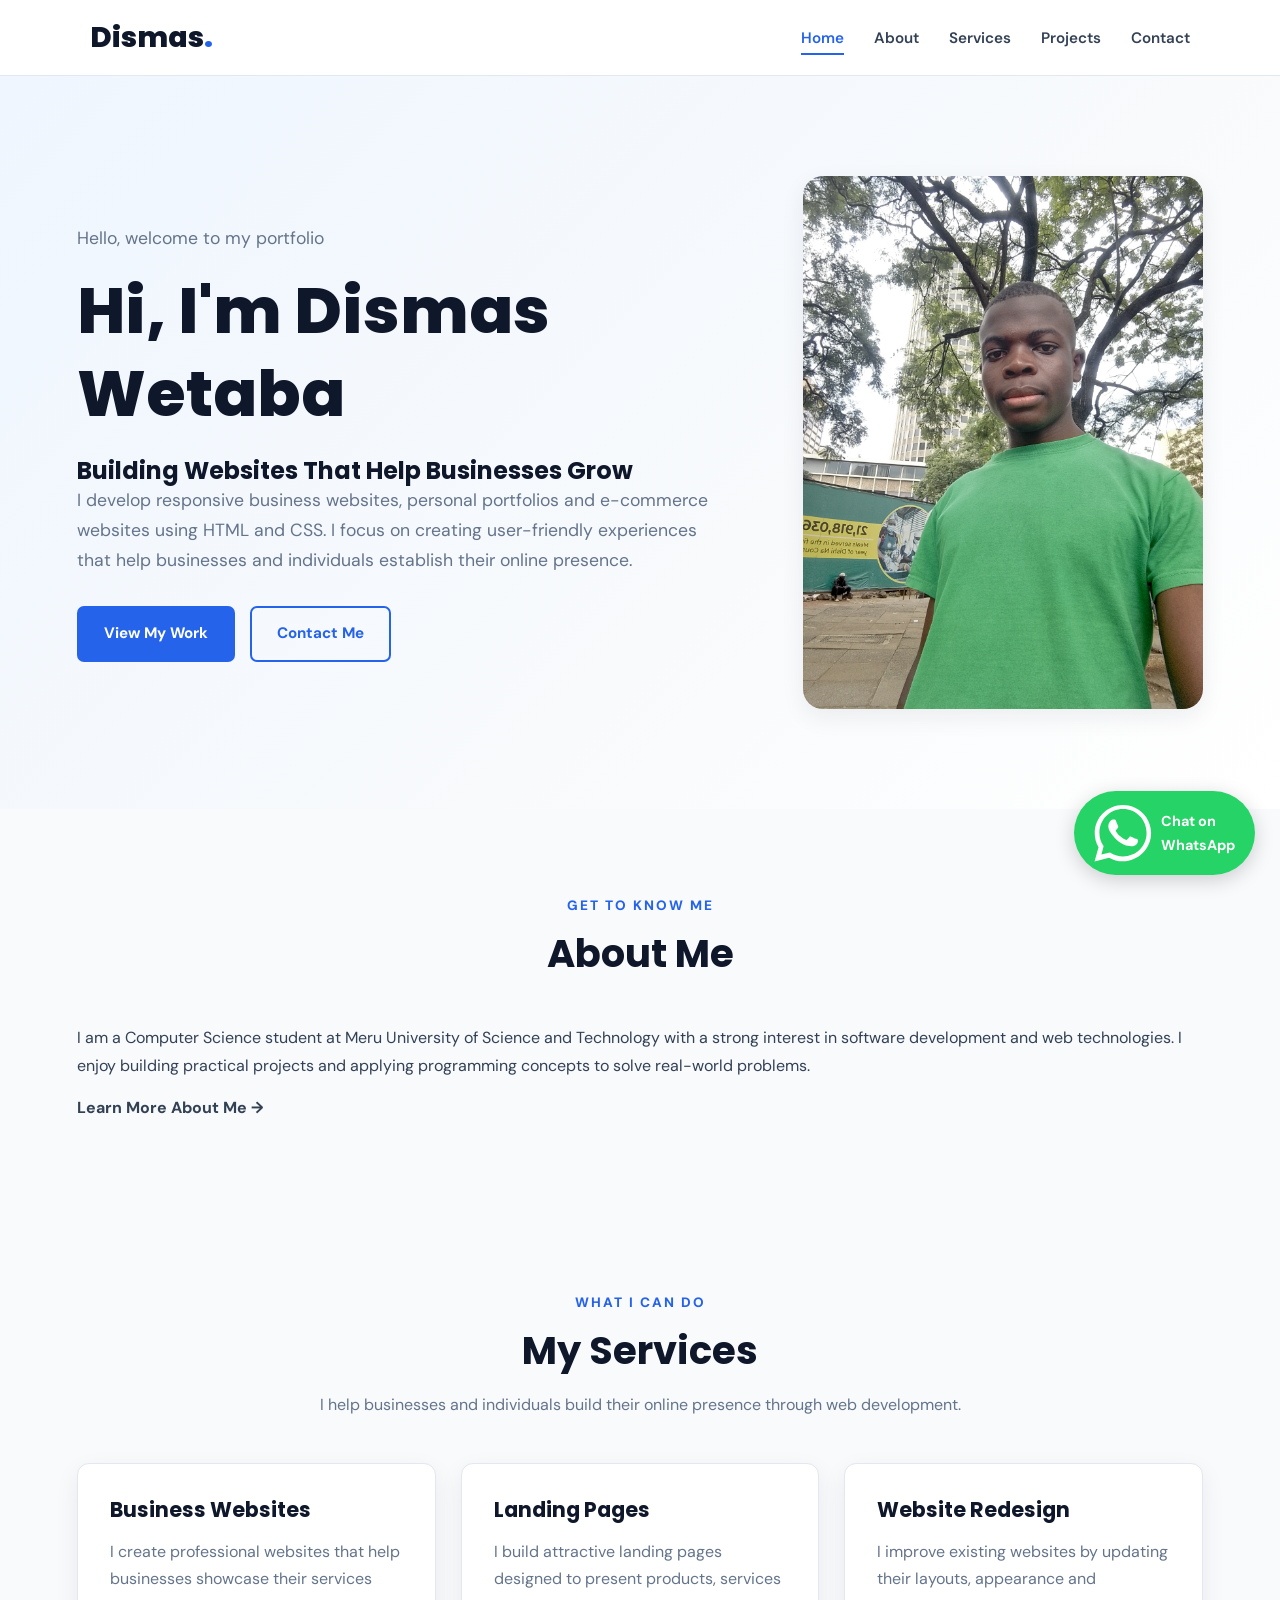
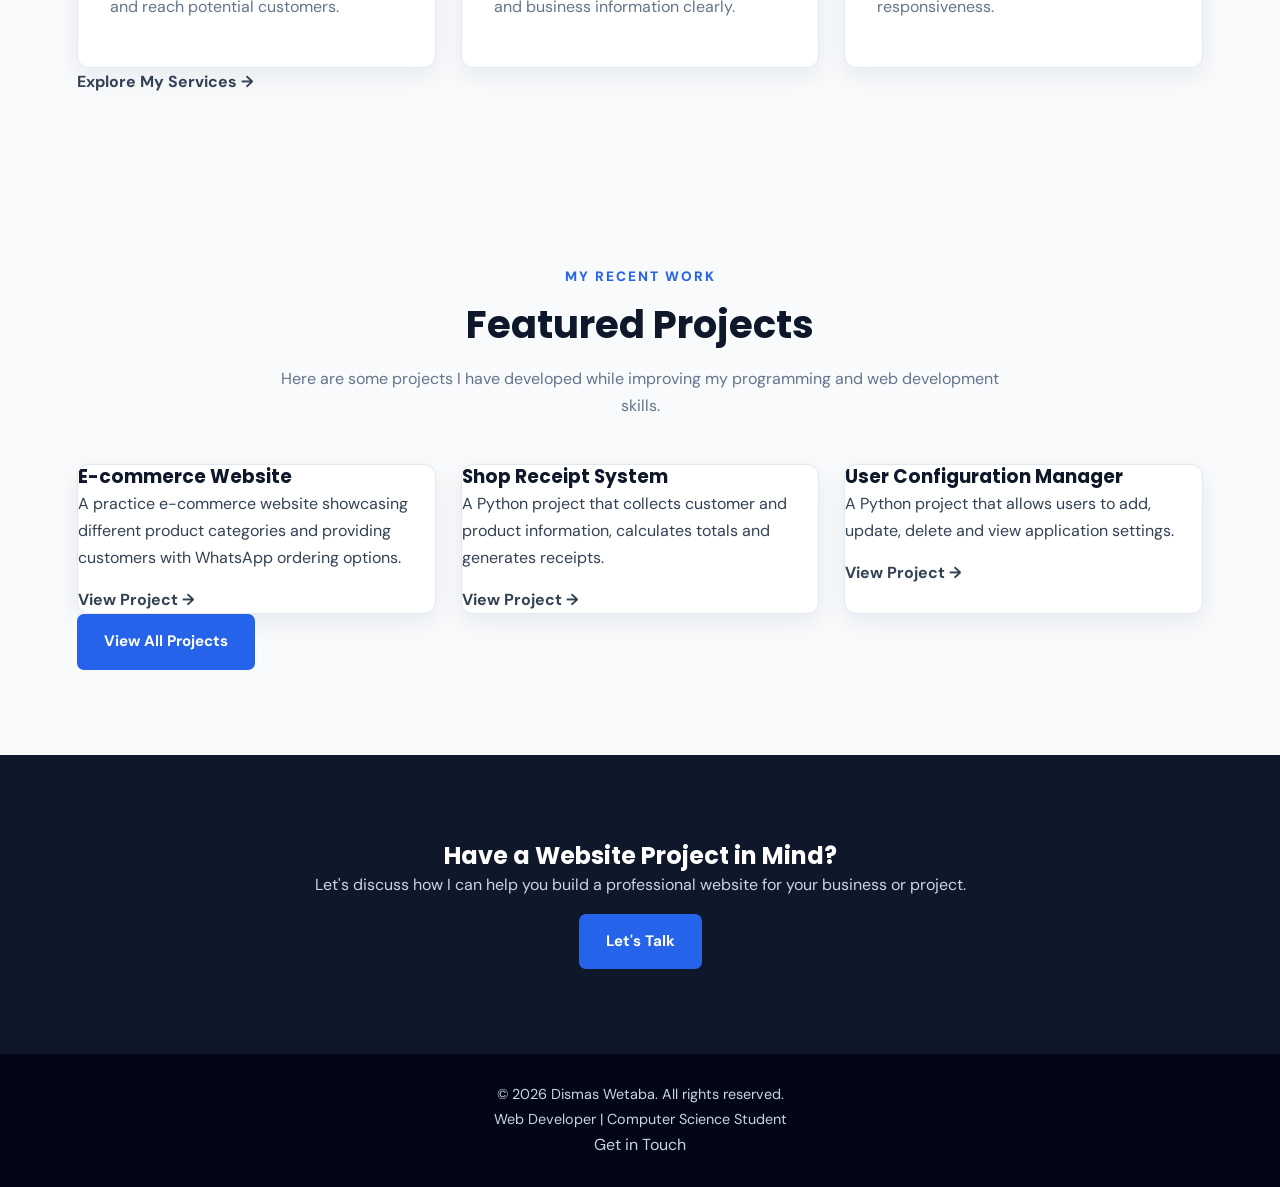
<file: index.html>
<!DOCTYPE html>
<html lang="en">

<head>
    <meta charset="UTF-8">
    <meta name="viewport" content="width=device-width, initial-scale=1.0">

    <meta name="description"
          content="Dismas Wetaba is a web developer in kenya building responsive websites and practical web solutions for businesses.">

    <meta name="author" content="Dismas Wetaba">

    <title>Dismas Wetaba | Web Developer in Kenya </title>

    <link rel="stylesheet" href="styles.css">
    <meta name="google-site-verification" content="jByCZjXKcMCZrXJi8QnA4oHCQrRqmuahsDc0HQv2fjs" />

</head>

<body>

    <!-- Navigation Bar -->
    <header class="header">

        <nav class="navbar" aria-label="Main navigation">

            <a href="index.html" class="logo">Dismas<span>.</span></a>

            <ul class="nav-links">
                <li>
                    <a href="index.html" class="active" aria-current="page">Home</a>
                </li>
                <li><a href="about1.html">About</a></li>
                <li><a href="services1.html">Services</a></li>
                <li><a href="projects1.html">Projects</a></li>
                <li><a href="contact1.html">Contact</a></li>
            </ul>

        </nav>

    </header>


    <!-- Main Content -->
    <main>

        <!-- Hero Section -->
        <section class="hero">

            <div class="hero-content">

                <p class="hero-greeting">Hello, welcome to my portfolio</p>

                <h1>
                    Hi, I'm <span>Dismas Wetaba</span>
                </h1>

                <h2>Building Websites That Help Businesses Grow</h2>

                <p class="hero-description">
                I develop responsive business websites, personal portfolios
                and e-commerce websites using HTML and CSS. I focus on
                creating user-friendly experiences that help businesses
                and individuals establish their online presence.
                </p>

                <div class="hero-buttons">

                    <a href="projects1.html" class="btn btn-primary">
                        View My Work
                    </a>

                    <a href="contact1.html" class="btn btn-secondary">
                        Contact Me
                    </a>

                </div>

            </div>


            <div class="hero-image">

                <img src="website_images/myphoto.jpg"
                     alt="Portrait of Dismas Wetaba">

            </div>

        </section>


        <!-- About Preview -->
        <section class="about-preview">

            <div class="section-heading">

                <p class="section-subtitle">GET TO KNOW ME</p>

                <h2>About Me</h2>

            </div>

            <p>
                I am a Computer Science student at Meru University of
                Science and Technology with a strong interest in
                software development and web technologies.

                I enjoy building practical projects and applying
                programming concepts to solve real-world problems.
            </p>

            <a href="about1.html" class="text-link">
                <strong>Learn More About Me →</strong>
            </a>

        </section>


        <!-- Services Preview -->
        <section class="services-preview">

            <div class="section-heading">

                <p class="section-subtitle">WHAT I CAN DO</p>

                <h2>My Services</h2>

                <p>
                    I help businesses and individuals build their
                    online presence through web development.
                </p>

            </div>


            <div class="services-container">

                <article class="service-card">

                    <h3>Business Websites</h3>

                    <p>
                        I create professional websites that help
                        businesses showcase their services and
                        reach potential customers.
                    </p>

                </article>


                <article class="service-card">

                    <h3>Landing Pages</h3>

                    <p>
                        I build attractive landing pages designed
                        to present products, services and business
                        information clearly.
                    </p>

                </article>


                <article class="service-card">

                    <h3>Website Redesign</h3>

                    <p>
                        I improve existing websites by updating
                        their layouts, appearance and responsiveness.
                    </p>

                </article>

            </div>


            <a  href="services1.html" class="text-link">
                <strong> Explore My Services → </strong>
            </a>

        </section>


        <!-- Featured Projects -->
        <section class="projects-preview">

            <div class="section-heading">

                <p class="section-subtitle">MY RECENT WORK</p>

                <h2>Featured Projects</h2>

                <p>
                    Here are some projects I have developed while
                    improving my programming and web development skills.
                </p>

            </div>


            <div class="projects-container">

                <article class="project-card">

                    <h3>E-commerce Website</h3>

                    <p>
                        A practice e-commerce website showcasing
                        different product categories and providing
                        customers with WhatsApp ordering options.
                    </p>

                    <a href="https://dismaswetaba.github.io/e_comerce_website/"
                       target="_blank"
                       rel="noopener noreferrer">
                        <strong>View Project → </strong>
                    </a>

                </article>


                <article class="project-card">

                    <h3>Shop Receipt System</h3>

                    <p>
                        A Python project that collects customer
                        and product information, calculates totals
                        and generates receipts.
                    </p>

                    <a href="https://github.com/dismaswetaba/shop-receipt-system/"
                       target="_blank"
                       rel="noopener noreferrer">
                        <strong>View Project →</strong>
                    </a>

                </article>


                <article class="project-card">

                    <h3>User Configuration Manager</h3>

                    <p>
                        A Python project that allows users to add,
                        update, delete and view application settings.
                    </p>

                    <a href="https://github.com/dismaswetaba/user-configuration-manager/"
                       target="_blank"
                       rel="noopener noreferrer">
                        <strong>View Project → </strong>
                    </a>

                </article>

            </div>


            <a class="btn btn-primary"  href="projects1.html" class="text-link">
                View All Projects 
            </a>

        </section>


        <!-- Contact Call To Action -->
        <section class="contact-cta">

            <h2>Have a Website Project in Mind?</h2>

            <p>
                Let's discuss how I can help you build a professional
                website for your business or project.
            </p>

            <a href="contact1.html" class="btn btn-primary">
                Let's Talk
            </a>

        </section>

    </main>


    <!-- Footer -->
    <footer class="footer">

        <p>
            &copy; 2026 Dismas Wetaba. All rights reserved.
        </p>

        <p>
            Web Developer | Computer Science Student
        </p>

        <a href="contact1.html">Get in Touch</a>

    </footer>


    <!-- Floating WhatsApp Button -->
    <a href="https://wa.me/254704993601?text=Hello%20Dismas%2C%20I%20visited%20your%20portfolio%20and%20would%20like%20to%20discuss%20a%20project."
       class="whatsapp-button"
       target="_blank"
       rel="noopener noreferrer"
       aria-label="Contact Dismas on WhatsApp">

        <svg viewBox="0 0 32 32" aria-hidden="true">
            <path fill="currentColor"
                  d="M16 .5C7.4.5.4 7.4.4 16c0 2.8.7 5.5 2.1 7.9L.3 31.7l8-2.1c2.3 1.3 4.9 2 7.6 2 8.6 0 15.6-7 15.6-15.6S24.6.5 16 .5zm0 28.4c-2.4 0-4.7-.6-6.7-1.9l-.5-.3-4.7 1.2 1.2-4.6-.3-.5c-1.3-2-2-4.4-2-6.8C3 8.6 8.8 2.8 16 2.8S29 8.6 29 16s-5.8 12.9-13 12.9zm7.1-9.7c-.4-.2-2.3-1.1-2.7-1.2-.4-.1-.6-.2-.9.2-.3.4-1 1.2-1.2 1.4-.2.3-.4.3-.8.1-.4-.2-1.7-.6-3.2-2-1.2-1-2-2.3-2.2-2.7-.2-.4 0-.6.2-.8.2-.2.4-.4.6-.7.2-.2.3-.4.4-.6.1-.3.1-.5 0-.7-.1-.2-.9-2.1-1.2-2.9-.3-.8-.7-.7-.9-.7h-.8c-.3 0-.7.1-1.1.5-.4.4-1.4 1.3-1.4 3.2s1.4 3.7 1.6 4c.2.3 2.8 4.3 6.8 6 1 .4 1.8.7 2.4.8 1 .3 1.9.3 2.6.2.8-.1 2.3-.9 2.7-1.8.3-.9.3-1.7.2-1.8-.1-.2-.4-.3-.8-.5z"/>
        </svg>

        <span>Chat on WhatsApp</span>

    </a>

</body>
</html>
</file>
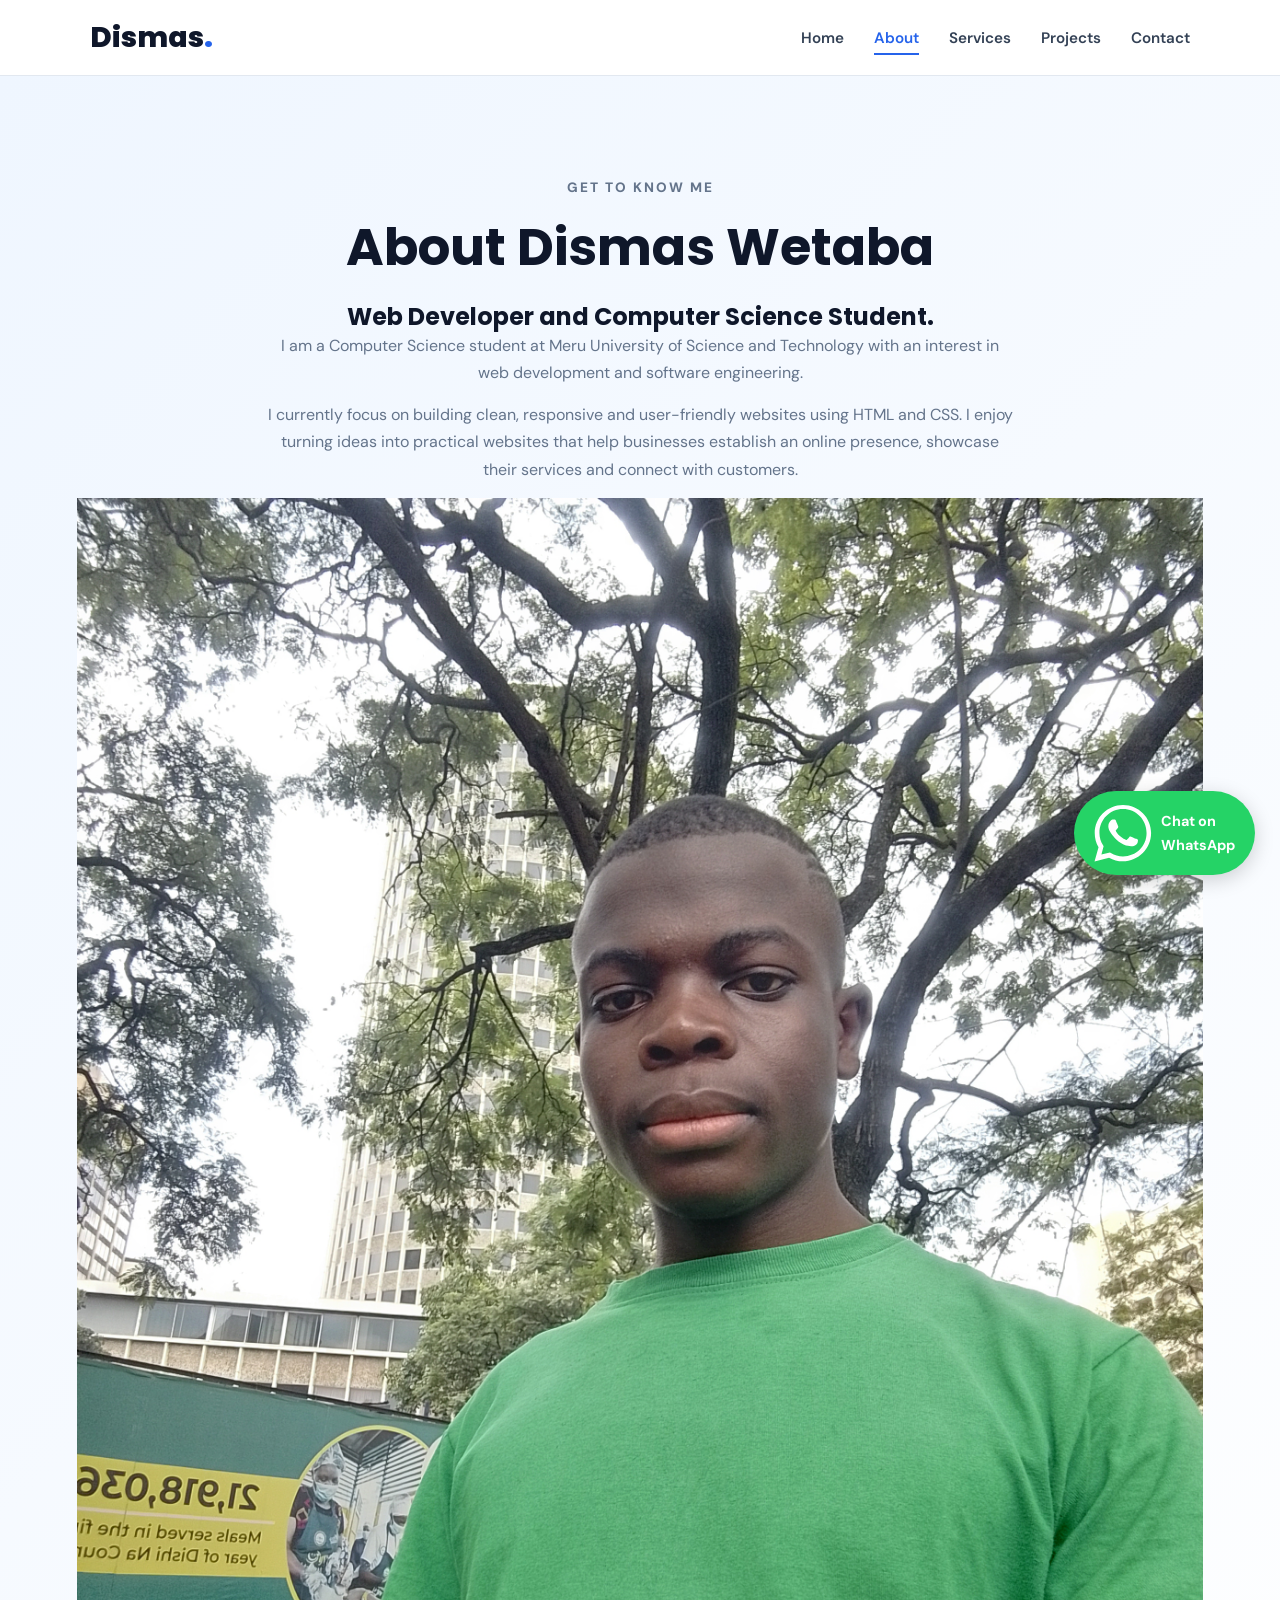
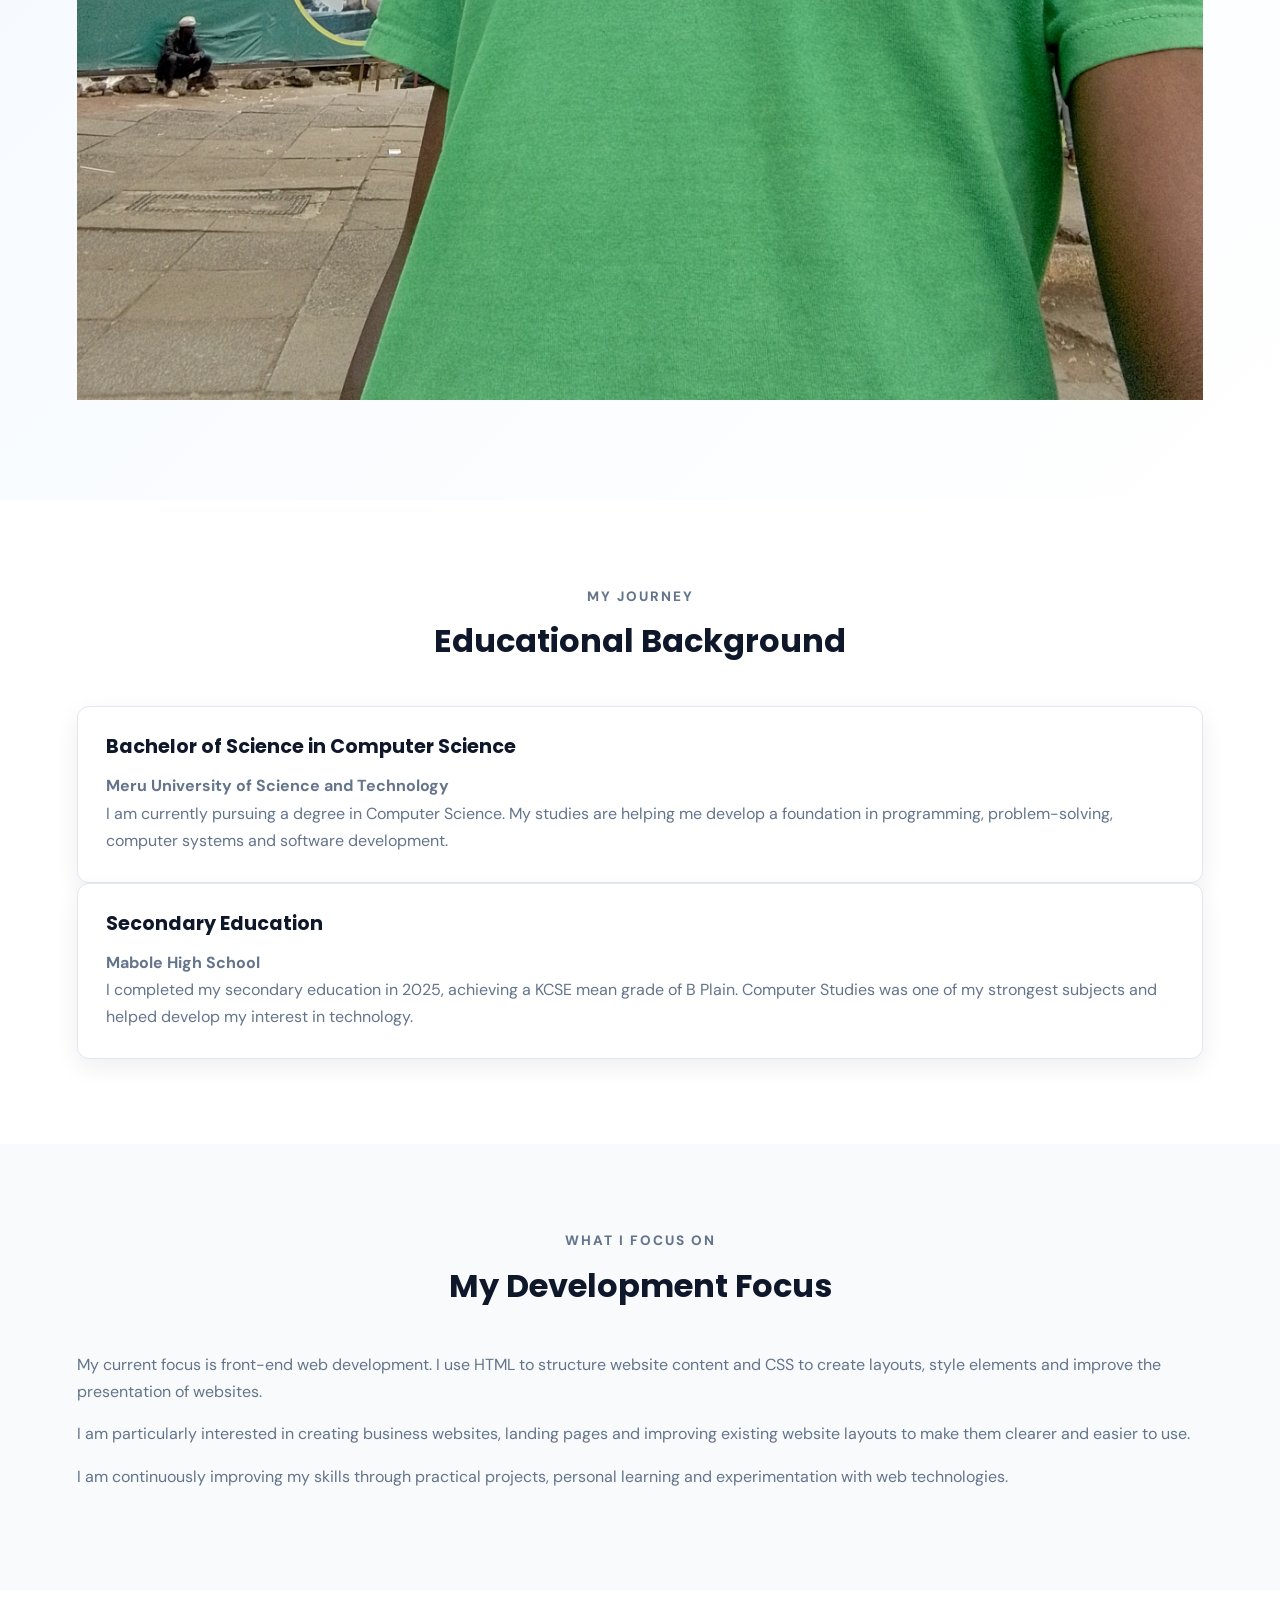
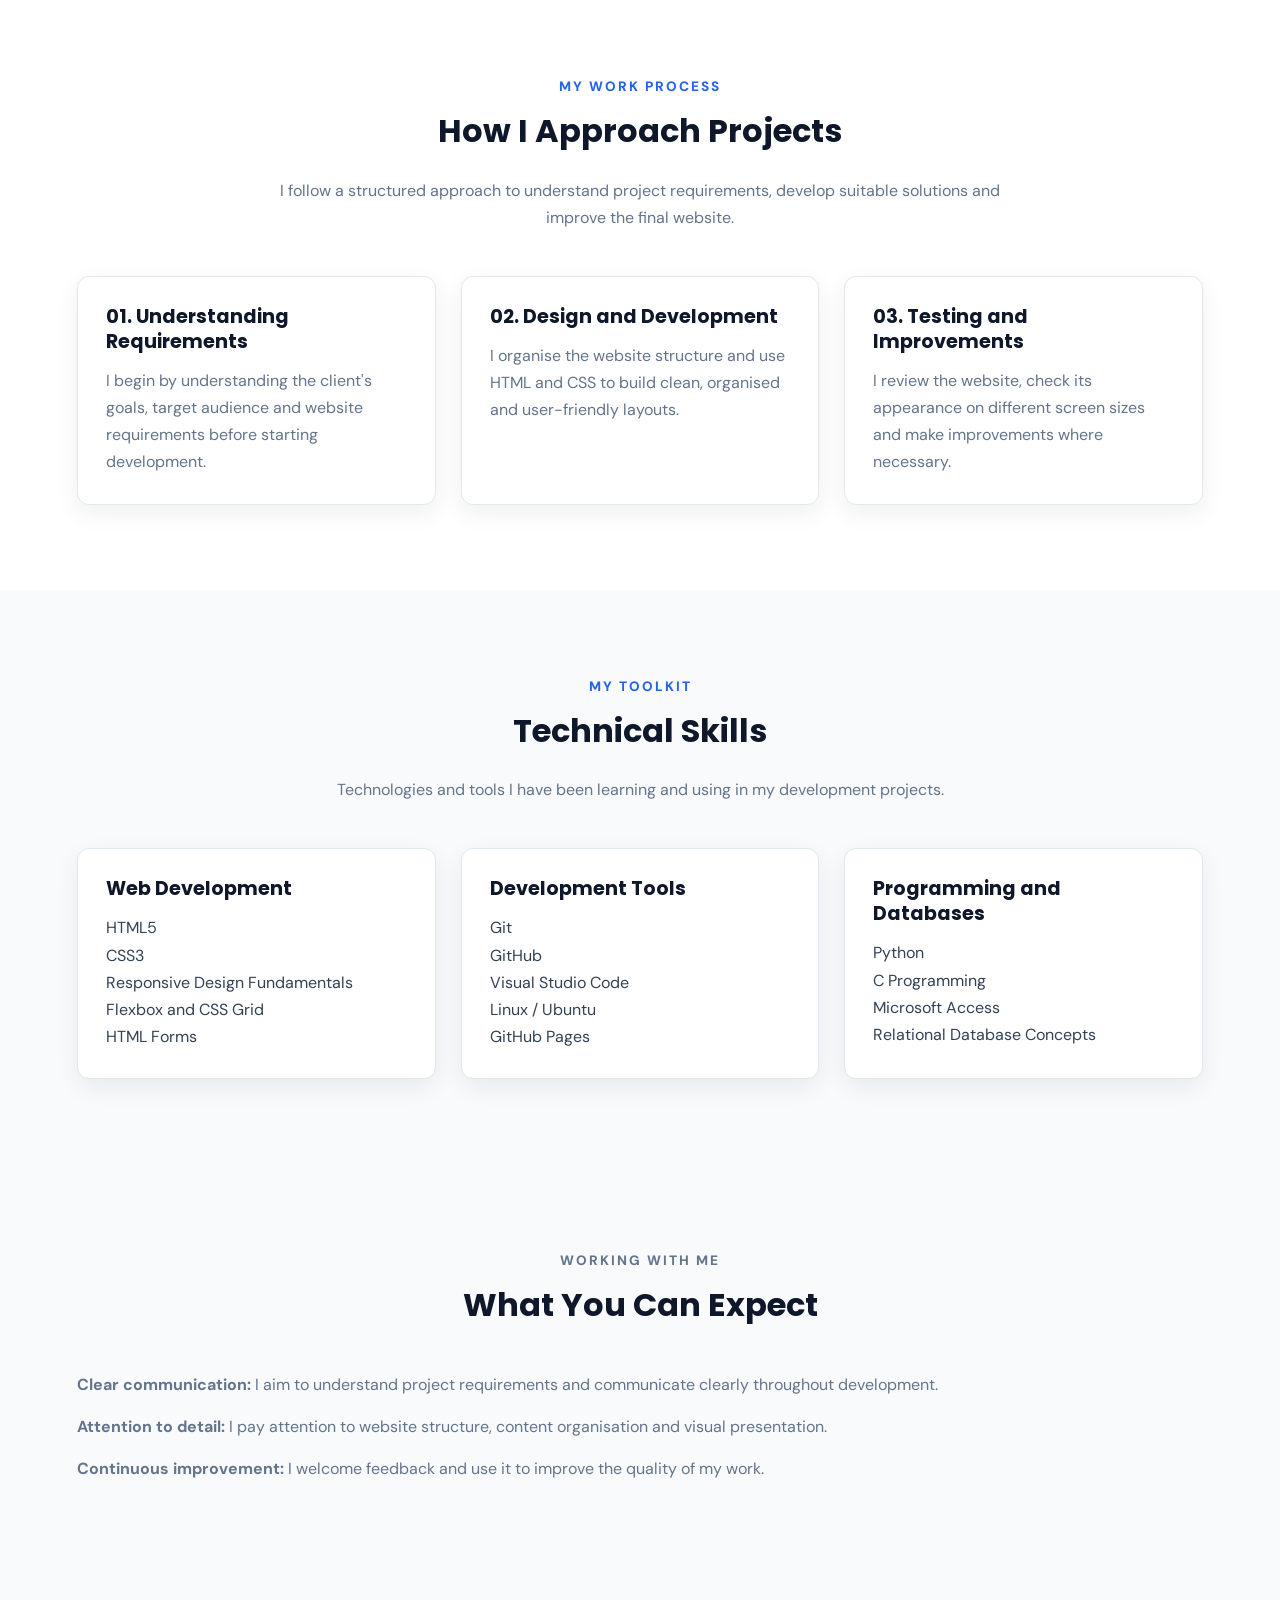
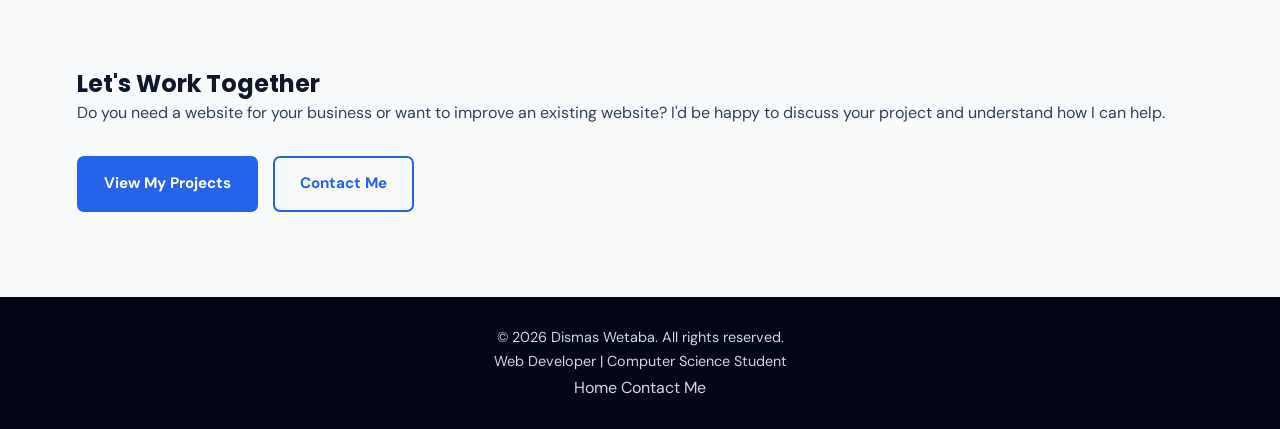
<file: about1.html>
<!DOCTYPE html>
<html lang="en">

<head>
    <meta charset="UTF-8">
    <meta name="viewport" content="width=device-width, initial-scale=1.0">

    <meta name="description"
          content="Learn about Dismas Wetaba, a Computer Science student and junior web developer building responsive, user-friendly websites for businesses and individuals.">

    <meta name="author" content="Dismas Wetaba">

    <title>About Dismas Wetaba | Web Developer</title>

    <link rel="stylesheet" href="styles.css">
</head>

<body>

    <!-- Header and Navigation -->
    <header class="header">

        <nav class="navbar" aria-label="Main navigation">

            <a href="index.html" class="logo">Dismas<span>.</span></a>

            <ul class="nav-links">

                <li>
                    <a href="index.html">Home</a>
                </li>

                <li>
                    <a href="about1.html" class="active" aria-current="page">
                        About
                    </a>
                </li>

                <li>
                    <a href="services1.html">Services</a>
                </li>

                <li>
                    <a href="projects1.html">Projects</a>
                </li>

                <li>
                    <a href="contact1.html">Contact</a>
                </li>

            </ul>

        </nav>

    </header>


    <!-- Main Content -->
    <main>

        <!-- About Introduction -->
        <section class="about-hero" aria-labelledby="about-heading">

            <div class="about-content">

                <p class="section-subtitle">GET TO KNOW ME</p>

                <h1 id="about-heading">About Dismas Wetaba</h1>

                <h2>Web Developer and Computer Science Student.</h2>

                <p>
                    I am a Computer Science student at Meru University
                    of Science and Technology with an interest in
                    web development and software engineering.
                </p>

                <p>
                    I currently focus on building clean, responsive
                    and user-friendly websites using HTML and CSS.
                    I enjoy turning ideas into practical websites
                    that help businesses establish an online presence,
                    showcase their services and connect with customers.
                </p>

            </div>


            <div class="about-image">

                <img src="website_images/myphoto.jpg"
                     alt="Portrait of Dismas Wetaba">

            </div>

        </section>


        <!-- Educational Background -->
        <section class="education-section"
                 aria-labelledby="education-heading">

            <div class="section-heading">

                <p class="section-subtitle">MY JOURNEY</p>

                <h2 id="education-heading">Educational Background</h2>

            </div>


            <article class="education-card">

                <h3>Bachelor of Science in Computer Science</h3>

                <p>
                    <strong>Meru University of Science and Technology</strong>
                </p>

                <p>
                    I am currently pursuing a degree in Computer Science.
                    My studies are helping me develop a foundation in
                    programming, problem-solving, computer systems
                    and software development.
                </p>

            </article>


            <article class="education-card">

                <h3>Secondary Education</h3>

                <p><strong>Mabole High School</strong></p>

                <p>
                    I completed my secondary education in 2025,
                    achieving a KCSE mean grade of B Plain.
                    Computer Studies was one of my strongest subjects
                    and helped develop my interest in technology.
                </p>

            </article>

        </section>


        <!-- Development Focus -->
        <section class="development-section"
                 aria-labelledby="development-heading">

            <div class="section-heading">

                <p class="section-subtitle">WHAT I FOCUS ON</p>

                <h2 id="development-heading">My Development Focus</h2>

            </div>

            <p>
                My current focus is front-end web development.
                I use HTML to structure website content and CSS
                to create layouts, style elements and improve
                the presentation of websites.
            </p>

            <p>
                I am particularly interested in creating business
                websites, landing pages and improving existing
                website layouts to make them clearer and easier
                to use.
            </p>

            <p>
                I am continuously improving my skills through
                practical projects, personal learning and
                experimentation with web technologies.
            </p>

        </section>


        <!-- How I Approach Projects -->
        <section class="approach-section"
                 aria-labelledby="approach-heading">

            <div class="section-heading">

                <p class="section-subtitle">MY WORK PROCESS</p>

                <h2 id="approach-heading">How I Approach Projects</h2>

                <p>
                    I follow a structured approach to understand
                    project requirements, develop suitable solutions
                    and improve the final website.
                </p>

            </div>


            <div class="approach-container">

                <article class="approach-card">

                    <h3>01. Understanding Requirements</h3>

                    <p>
                        I begin by understanding the client's goals,
                        target audience and website requirements
                        before starting development.
                    </p>

                </article>


                <article class="approach-card">

                    <h3>02. Design and Development</h3>

                    <p>
                        I organise the website structure and use
                        HTML and CSS to build clean, organised
                        and user-friendly layouts.
                    </p>

                </article>


                <article class="approach-card">

                    <h3>03. Testing and Improvements</h3>

                    <p>
                        I review the website, check its appearance
                        on different screen sizes and make
                        improvements where necessary.
                    </p>

                </article>

            </div>

        </section>


        <!-- Technical Skills -->
        <section class="skills-section"
                 aria-labelledby="skills-heading">

            <div class="section-heading">

                <p class="section-subtitle">MY TOOLKIT</p>

                <h2 id="skills-heading">Technical Skills</h2>

                <p>
                    Technologies and tools I have been learning
                    and using in my development projects.
                </p>

            </div>


            <div class="skills-container">

                <article class="skill-card">

                    <h3>Web Development</h3>

                    <ul>
                        <li>HTML5</li>
                        <li>CSS3</li>
                        <li>Responsive Design Fundamentals</li>
                        <li>Flexbox and CSS Grid</li>
                        <li>HTML Forms</li>
                    </ul>

                </article>


                <article class="skill-card">

                    <h3>Development Tools</h3>

                    <ul>
                        <li>Git</li>
                        <li>GitHub</li>
                        <li>Visual Studio Code</li>
                        <li>Linux / Ubuntu</li>
                        <li>GitHub Pages</li>
                    </ul>

                </article>


                <article class="skill-card">

                    <h3>Programming and Databases</h3>

                    <ul>
                        <li>Python</li>
                        <li>C Programming</li>
                        <li>Microsoft Access</li>
                        <li>Relational Database Concepts</li>
                    </ul>

                </article>

            </div>

        </section>


        <!-- What Clients Can Expect -->
        <section class="development-section"
                 aria-labelledby="values-heading">

            <div class="section-heading">

                <p class="section-subtitle">WORKING WITH ME</p>

                <h2 id="values-heading">What You Can Expect</h2>

            </div>

            <p>
                <strong>Clear communication:</strong>
                I aim to understand project requirements and
                communicate clearly throughout development.
            </p>

            <p>
                <strong>Attention to detail:</strong>
                I pay attention to website structure, content
                organisation and visual presentation.
            </p>

            <p>
                <strong>Continuous improvement:</strong>
                I welcome feedback and use it to improve
                the quality of my work.
            </p>

        </section>


        <!-- Call to Action -->
        <section class="about-cta"
                 aria-labelledby="about-cta-heading">

            <h2 id="about-cta-heading">Let's Work Together</h2>

            <p>
                Do you need a website for your business or want
                to improve an existing website? I'd be happy to
                discuss your project and understand how I can help.
            </p>

            <div class="hero-buttons">

                <a href="projects1.html" class="btn btn-primary">
                    View My Projects
                </a>

                <a href="contact1.html" class="btn btn-secondary">
                    Contact Me
                </a>

            </div>

        </section>

    </main>


    <!-- Footer -->
    <footer class="footer">

        <p>&copy; 2026 Dismas Wetaba. All rights reserved.</p>

        <p>Web Developer | Computer Science Student</p>

        <a href="index.html">Home</a>

        <a href="contact1.html">Contact Me</a>

    </footer>


    <!-- Floating WhatsApp Button -->
    <a href="https://wa.me/254704993601?text=Hello%20Dismas%2C%20I%20visited%20your%20portfolio%20and%20would%20like%20to%20discuss%20a%20project."
       class="whatsapp-button"
       target="_blank"
       rel="noopener noreferrer"
       aria-label="Contact Dismas on WhatsApp">

        <svg viewBox="0 0 32 32" aria-hidden="true">
            <path fill="currentColor"
                  d="M16 .5C7.4.5.4 7.4.4 16c0 2.8.7 5.5 2.1 7.9L.3 31.7l8-2.1c2.3 1.3 4.9 2 7.6 2 8.6 0 15.6-7 15.6-15.6S24.6.5 16 .5zm0 28.4c-2.4 0-4.7-.6-6.7-1.9l-.5-.3-4.7 1.2 1.2-4.6-.3-.5c-1.3-2-2-4.4-2-6.8C3 8.6 8.8 2.8 16 2.8S29 8.6 29 16s-5.8 12.9-13 12.9zm7.1-9.7c-.4-.2-2.3-1.1-2.7-1.2-.4-.1-.6-.2-.9.2-.3.4-1 1.2-1.2 1.4-.2.3-.4.3-.8.1-.4-.2-1.7-.6-3.2-2-1.2-1-2-2.3-2.2-2.7-.2-.4 0-.6.2-.8.2-.2.4-.4.6-.7.2-.2.3-.4.4-.6.1-.3.1-.5 0-.7-.1-.2-.9-2.1-1.2-2.9-.3-.8-.7-.7-.9-.7h-.8c-.3 0-.7.1-1.1.5-.4.4-1.4 1.3-1.4 3.2s1.4 3.7 1.6 4c.2.3 2.8 4.3 6.8 6 1 .4 1.8.7 2.4.8 1 .3 1.9.3 2.6.2.8-.1 2.3-.9 2.7-1.8.3-.9.3-1.7.2-1.8-.1-.2-.4-.3-.8-.5z"/>
        </svg>

        <span>Chat on WhatsApp</span>

    </a>

</body>

</html>
</file>
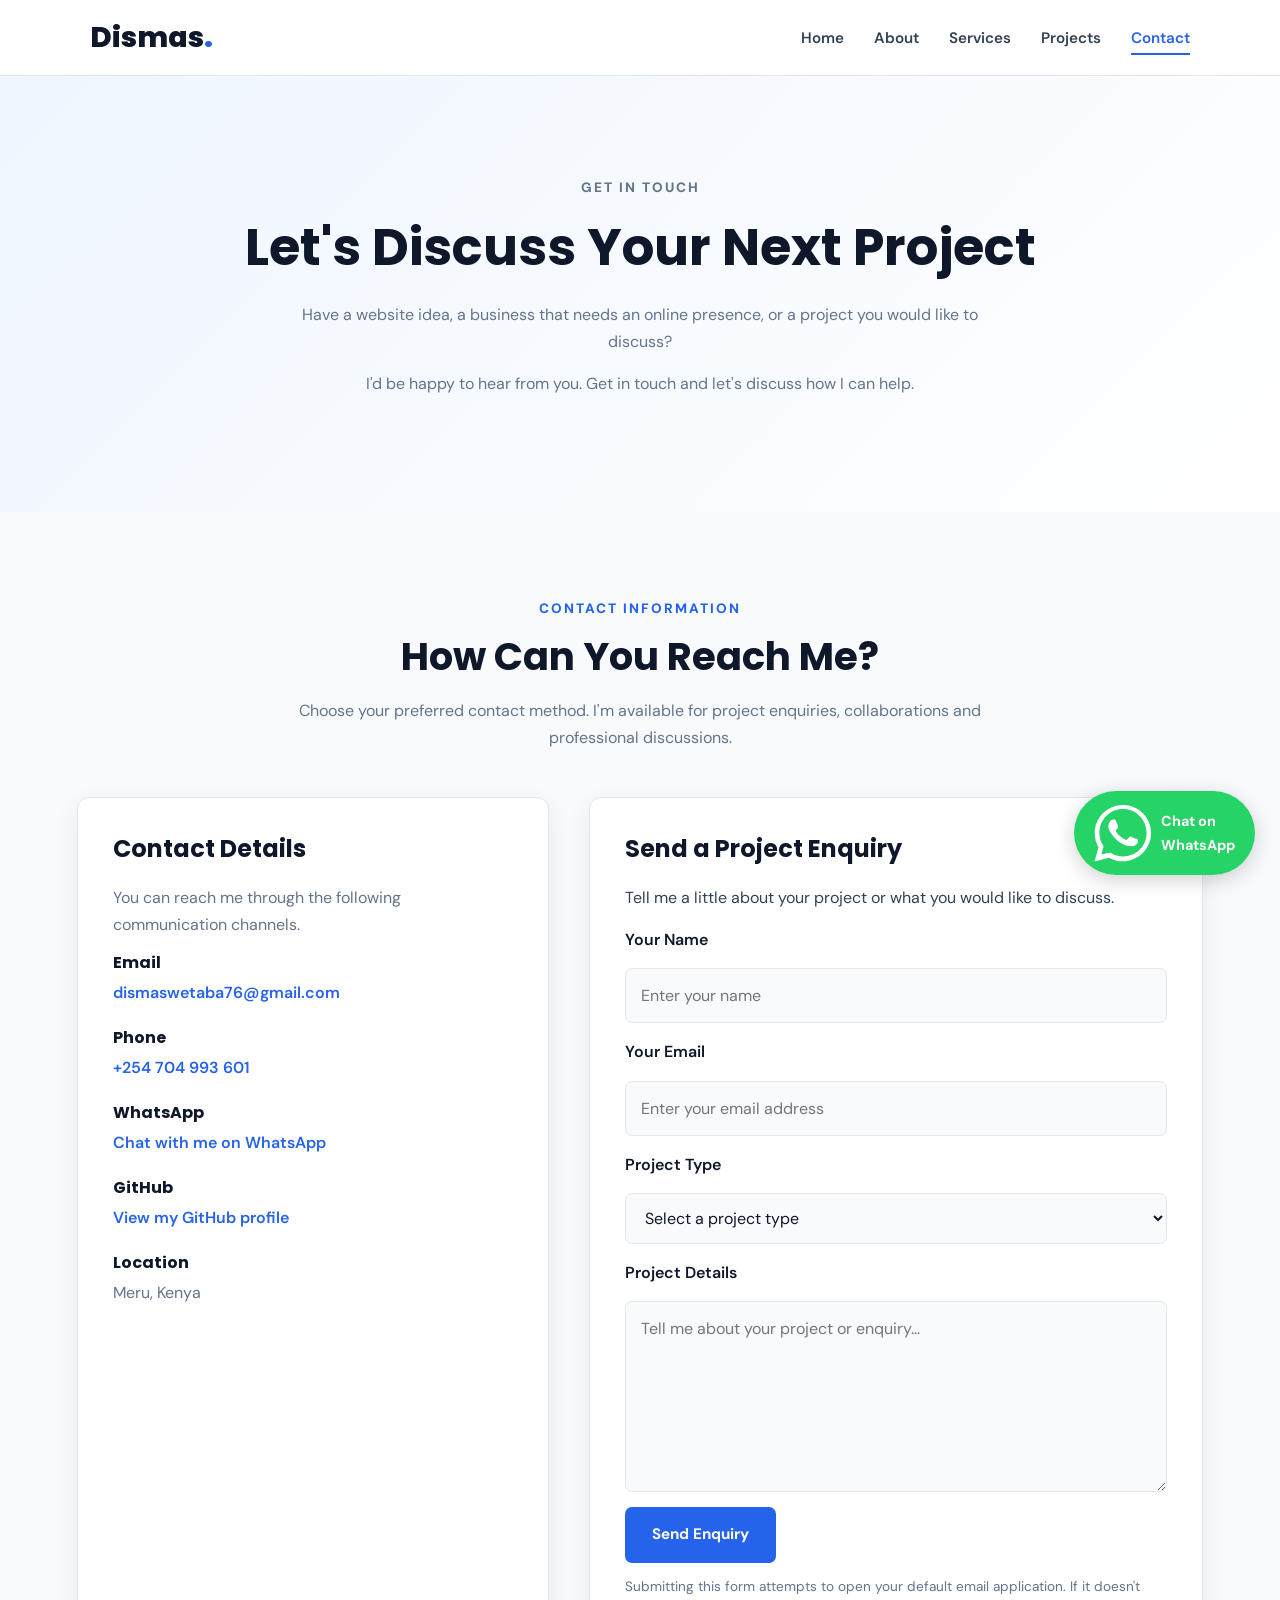
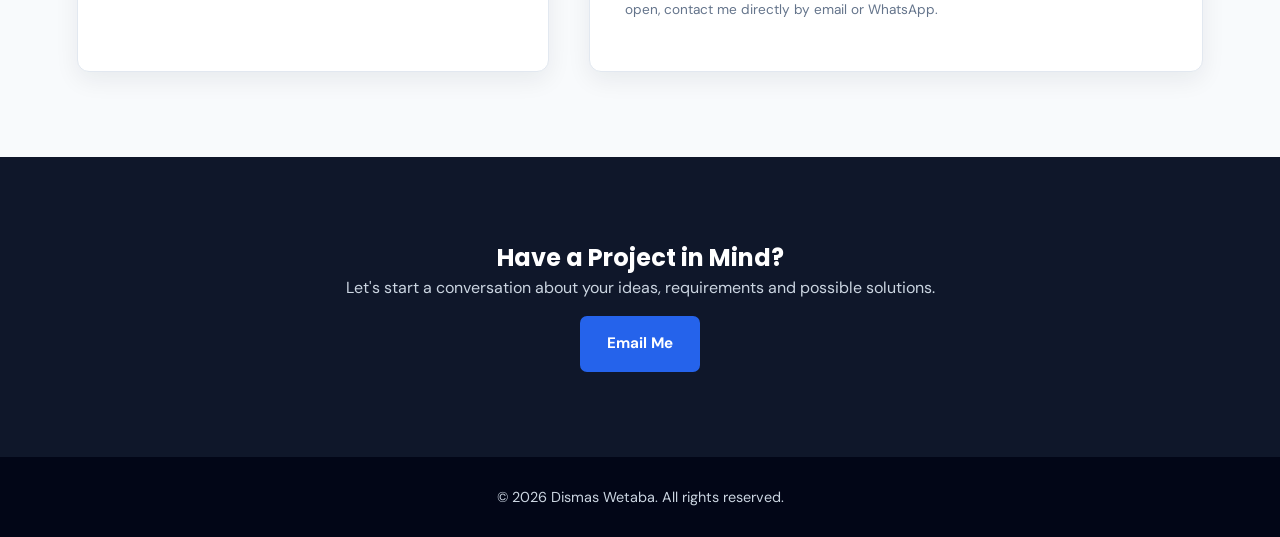
<file: contact1.html>
<!DOCTYPE html>
<html lang="en">

<head>

    <meta charset="UTF-8">
    <meta name="viewport" content="width=device-width, initial-scale=1.0">

    <meta name="description"
          content="Contact Dismas Wetaba for website development enquiries, collaborations and discussions about practical web development projects.">

    <meta name="author" content="Dismas Wetaba">

    <title>Contact Me | Dismas Wetaba</title>

    <link rel="stylesheet" href="styles.css">

</head>

<body>

    <!-- ================= HEADER AND NAVIGATION ================= -->

    <header class="header">

        <nav class="navbar" aria-label="Main navigation">

            <a href="index.html" class="logo">
                Dismas<span>.</span>
            </a>

            <ul class="nav-links">

                <li><a href="index.html">Home</a></li>

                <li><a href="about1.html">About</a></li>

                <li><a href="services1.html">Services</a></li>

                <li><a href="projects1.html">Projects</a></li>

                <li>
                    <a href="contact1.html"
                       class="active"
                       aria-current="page">
                        Contact
                    </a>
                </li>

            </ul>

        </nav>

    </header>


    <!-- ================= MAIN CONTENT ================= -->

    <main>

        <!-- ================= CONTACT HERO ================= -->

        <section class="contact-hero"
                 aria-labelledby="contact-title">

            <div class="contact-intro">

                <p class="section-subtitle">GET IN TOUCH</p>

                <h1 id="contact-title">
                    Let's Discuss Your Next Project
                </h1>

                <p>
                    Have a website idea, a business that needs an
                    online presence, or a project you would like
                    to discuss?
                </p>

                <p>
                    I'd be happy to hear from you. Get in touch
                    and let's discuss how I can help.
                </p>

            </div>

        </section>


        <!-- ================= CONTACT SECTION ================= -->

        <section class="contact-section"
                 aria-labelledby="contact-section-title">

            <div class="section-heading">

                <p class="section-subtitle">CONTACT INFORMATION</p>

                <h2 id="contact-section-title">
                    How Can You Reach Me?
                </h2>

                <p>
                    Choose your preferred contact method.
                    I'm available for project enquiries,
                    collaborations and professional discussions.
                </p>

            </div>


            <div class="contact-container">


                <!-- ================= CONTACT DETAILS ================= -->

                <div class="contact-info">

                    <h2>Contact Details</h2>

                    <p>
                        You can reach me through the following
                        communication channels.
                    </p>


                    <!-- Email -->

                    <div class="contact-item">

                        <h3>Email</h3>

                        <p>
                            <a href="mailto:dismaswetaba76@gmail.com">
                                dismaswetaba76@gmail.com
                            </a>
                        </p>

                    </div>


                    <!-- Phone -->

                    <div class="contact-item">

                        <h3>Phone</h3>

                        <p>
                            <a href="tel:+254704993601">
                                +254 704 993 601
                            </a>
                        </p>

                    </div>


                    <!-- WhatsApp -->

                    <div class="contact-item">

                        <h3>WhatsApp</h3>

                        <p>
                            <a href="https://wa.me/254704993601?text=Hello%20Dismas%2C%20I%20visited%20your%20portfolio%20and%20would%20like%20to%20discuss%20a%20project."
                               target="_blank"
                               rel="noopener noreferrer"
                               aria-label="Start a WhatsApp conversation with Dismas">
                                Chat with me on WhatsApp
                            </a>
                        </p>

                    </div>


                    <!-- GitHub -->

                    <div class="contact-item">

                        <h3>GitHub</h3>

                        <p>
                            <a href="https://github.com/dismaswetaba"
                               target="_blank"
                               rel="noopener noreferrer">
                                View my GitHub profile
                            </a>
                        </p>

                    </div>


                    <!-- Location -->

                    <div class="contact-item">

                        <h3>Location</h3>

                        <p>
                            Meru, Kenya
                        </p>

                    </div>

                </div>


                <!-- ================= PROJECT ENQUIRY FORM ================= -->

                <div class="contact-form">

                    <h2>Send a Project Enquiry</h2>

                    <p>
                        Tell me a little about your project
                        or what you would like to discuss.
                    </p>


                    <form action="mailto:dismaswetaba76@gmail.com"
                          method="post"
                          enctype="text/plain">

                        <!-- Name -->

                        <label for="name">
                            Your Name
                        </label>

                        <input
                            type="text"
                            id="name"
                            name="name"
                            placeholder="Enter your name"
                            autocomplete="name"
                            required
                        >


                        <!-- Email -->

                        <label for="email">
                            Your Email
                        </label>

                        <input
                            type="email"
                            id="email"
                            name="email"
                            placeholder="Enter your email address"
                            autocomplete="email"
                            required
                        >


                        <!-- Project Type -->

                        <label for="subject">
                            Project Type
                        </label>

                        <select
                            id="subject"
                            name="project_type"
                            required
                        >

                            <option value="" disabled selected>
                                Select a project type
                            </option>

                            <option value="Business Website">
                                Business Website
                            </option>

                            <option value="Landing Page">
                                Landing Page
                            </option>

                            <option value="Website Redesign">
                                Website Redesign
                            </option>

                            <option value="Other">
                                Other Enquiry
                            </option>

                        </select>


                        <!-- Project Details -->

                        <label for="message">
                            Project Details
                        </label>

                        <textarea
                            id="message"
                            name="message"
                            rows="6"
                            minlength="10"
                            placeholder="Tell me about your project or enquiry..."
                            required
                        ></textarea>


                        <!-- Submit Button -->

                        <button type="submit" class="btn btn-primary">
                            Send Enquiry
                        </button>

                    </form>


                    <p class="form-note">
                        Submitting this form attempts to open
                        your default email application. If it
                        doesn't open, contact me directly by email
                        or WhatsApp.
                    </p>

                </div>

            </div>

        </section>


        <!-- ================= FINAL CALL TO ACTION ================= -->

        <section class="contact-cta"
                 aria-labelledby="contact-cta-title">

            <h2 id="contact-cta-title">
                Have a Project in Mind?
            </h2>

            <p>
                Let's start a conversation about your ideas,
                requirements and possible solutions.
            </p>

            <a href="mailto:dismaswetaba76@gmail.com"
               class="btn btn-primary">
                Email Me
            </a>

        </section>

    </main>


    <!-- ================= FOOTER ================= -->

    <footer class="footer">

        <p>
            &copy; 2026 Dismas Wetaba. All rights reserved.
        </p>

    </footer>


    <!-- ================= FLOATING WHATSAPP BUTTON ================= -->

     <a href="https://wa.me/254704993601?text=Hello%20Dismas%2C%20I%20visited%20your%20portfolio%20and%20would%20like%20to%20discuss%20a%20project."
       class="whatsapp-button"
       target="_blank"
       rel="noopener noreferrer"
       aria-label="Contact Dismas on WhatsApp">

        <svg viewBox="0 0 32 32" aria-hidden="true">
            <path fill="currentColor"
                  d="M16 .5C7.4.5.4 7.4.4 16c0 2.8.7 5.5 2.1 7.9L.3 31.7l8-2.1c2.3 1.3 4.9 2 7.6 2 8.6 0 15.6-7 15.6-15.6S24.6.5 16 .5zm0 28.4c-2.4 0-4.7-.6-6.7-1.9l-.5-.3-4.7 1.2 1.2-4.6-.3-.5c-1.3-2-2-4.4-2-6.8C3 8.6 8.8 2.8 16 2.8S29 8.6 29 16s-5.8 12.9-13 12.9zm7.1-9.7c-.4-.2-2.3-1.1-2.7-1.2-.4-.1-.6-.2-.9.2-.3.4-1 1.2-1.2 1.4-.2.3-.4.3-.8.1-.4-.2-1.7-.6-3.2-2-1.2-1-2-2.3-2.2-2.7-.2-.4 0-.6.2-.8.2-.2.4-.4.6-.7.2-.2.3-.4.4-.6.1-.3.1-.5 0-.7-.1-.2-.9-2.1-1.2-2.9-.3-.8-.7-.7-.9-.7h-.8c-.3 0-.7.1-1.1.5-.4.4-1.4 1.3-1.4 3.2s1.4 3.7 1.6 4c.2.3 2.8 4.3 6.8 6 1 .4 1.8.7 2.4.8 1 .3 1.9.3 2.6.2.8-.1 2.3-.9 2.7-1.8.3-.9.3-1.7.2-1.8-.1-.2-.4-.3-.8-.5z"/>
        </svg>

        <span>Chat on WhatsApp</span>

    </a>
</body>

</html>
</file>
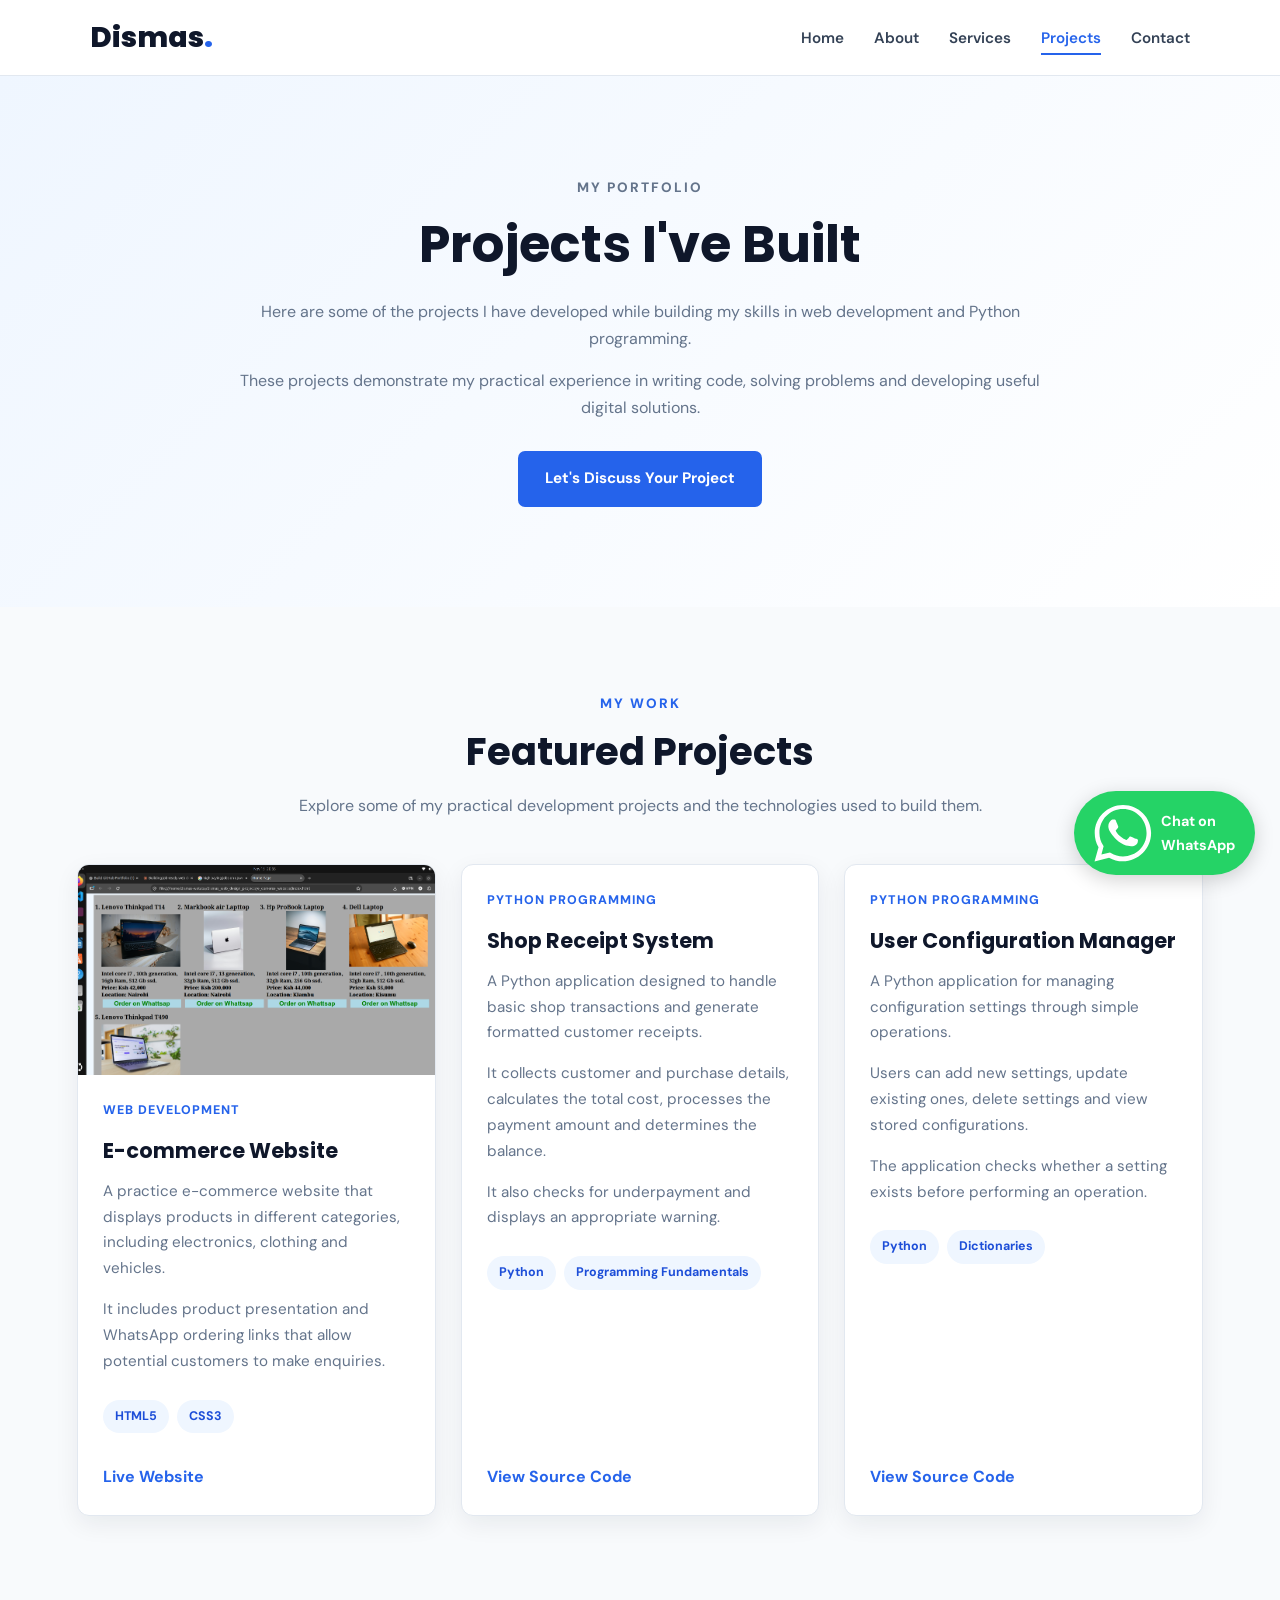
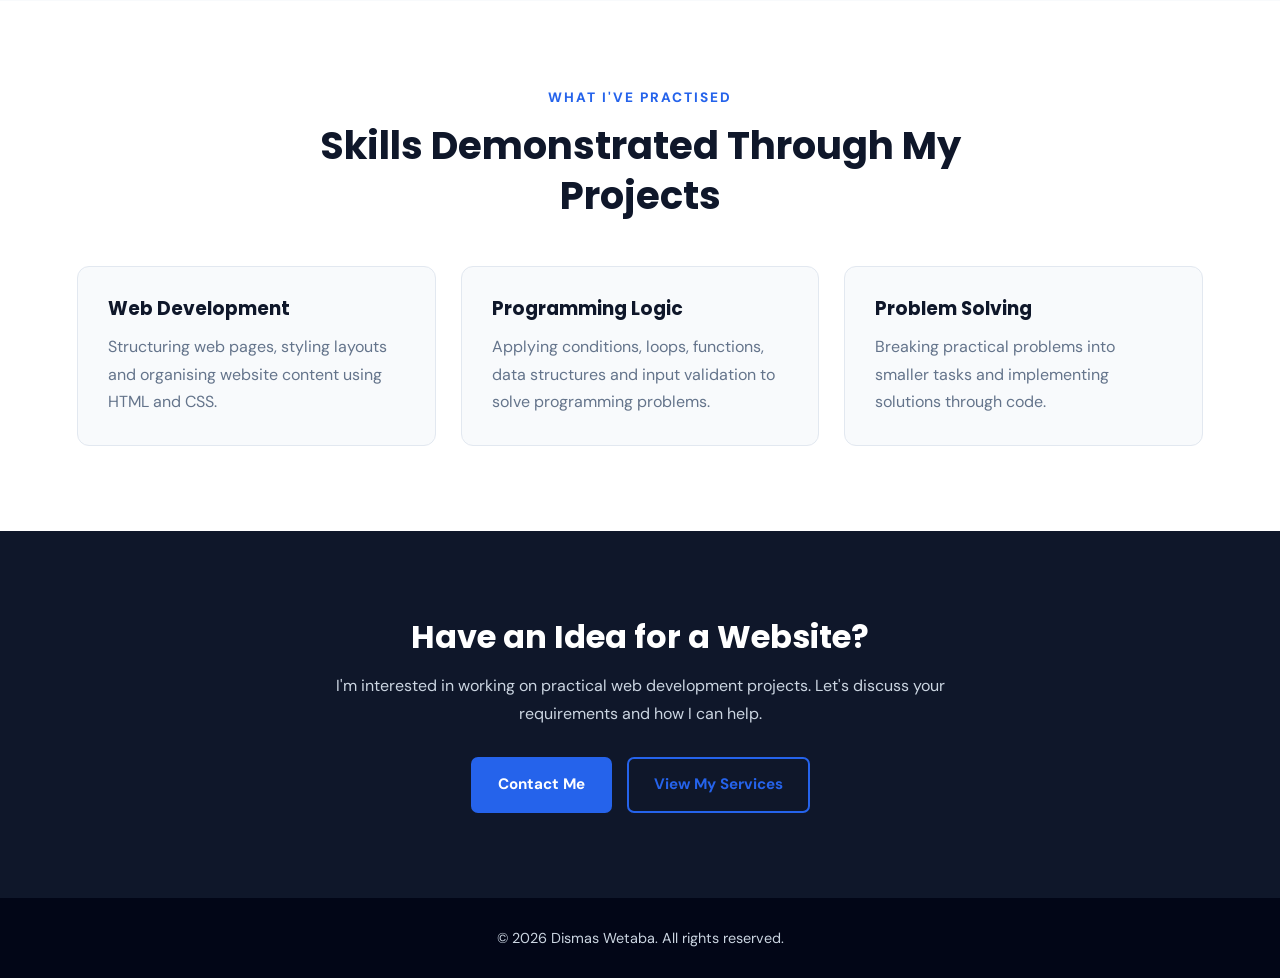
<file: projects1.html>
<!DOCTYPE html>
<html lang="en">

<head>
    <meta charset="UTF-8">
    <meta name="viewport" content="width=device-width, initial-scale=1.0">

    <meta name="description"
          content="Explore web development and Python programming projects by Dismas Wetaba, including an e-commerce website, shop receipt system and user configuration manager.">

    <meta name="author" content="Dismas Wetaba">

    <title>Projects | Dismas Wetaba</title>

    <link rel="stylesheet" href="styles.css">
</head>

<body>

    <!-- Header and Navigation -->
    <header class="header">

        <nav class="navbar" aria-label="Main navigation">

            <a href="index.html" class="logo">Dismas<span>.</span></a>

            <ul class="nav-links">
                <li><a href="index.html">Home</a></li>
                <li><a href="about1.html">About</a></li>
                <li><a href="services1.html">Services</a></li>
                <li>
                    <a href="projects1.html" class="active"
                       aria-current="page">Projects</a>
                </li>
                <li><a href="contact1.html">Contact</a></li>
            </ul>

        </nav>

    </header>


    <!-- Main Content -->
    <main>

        <!-- Projects Introduction -->
        <section class="projects-hero"
                 aria-labelledby="projects-title">

            <div class="projects-intro">

                <p class="section-subtitle">MY PORTFOLIO</p>

                <h1 id="projects-title">Projects I've Built</h1>

                <p>
                    Here are some of the projects I have developed
                    while building my skills in web development
                    and Python programming.
                </p>

                <p>
                    These projects demonstrate my practical experience
                    in writing code, solving problems and developing
                    useful digital solutions.
                </p>

                <a href="contact1.html" class="btn btn-primary">
                    Let's Discuss Your Project
                </a>

            </div>

        </section>


        <!-- Featured Projects -->
        <section class="projects-section"
                 aria-labelledby="featured-projects-title">

            <div class="section-heading">

                <p class="section-subtitle">MY WORK</p>

                <h2 id="featured-projects-title">Featured Projects</h2>

                <p>
                    Explore some of my practical development projects
                    and the technologies used to build them.
                </p>

            </div>


            <div class="projects-container">

                <!-- Project One: E-commerce Website -->
                <article class="project-card">

                    <div class="project-image">

                        <img src="website_images/e_comerce.png"
                             alt="Screenshot showing the e-commerce website interface"
                             loading="lazy">

                    </div>

                    <div class="project-content">

                        <p class="project-category">WEB DEVELOPMENT</p>

                        <h3>E-commerce Website</h3>

                        <p>
                            A practice e-commerce website that displays
                            products in different categories, including
                            electronics, clothing and vehicles.
                        </p>

                        <p>
                            It includes product presentation and
                            WhatsApp ordering links that allow
                            potential customers to make enquiries.
                        </p>

                        <div class="project-technologies">
                            <span>HTML5</span>
                            <span>CSS3</span>
                        </div>

                        <div class="project-links">

                            <a href="https://dismaswetaba.github.io/e_comerce_website/"
                               target="_blank"
                               rel="noopener noreferrer"
                               aria-label="View the live e-commerce website">
                                Live Website
                            </a>

                        </div>

                    </div>

                </article>


                <!-- Project Two: Shop Receipt System -->
                <article class="project-card">

                    <div class="project-content">

                        <p class="project-category">PYTHON PROGRAMMING</p>

                        <h3>Shop Receipt System</h3>

                        <p>
                            A Python application designed to handle
                            basic shop transactions and generate
                            formatted customer receipts.
                        </p>

                        <p>
                            It collects customer and purchase details,
                            calculates the total cost, processes the
                            payment amount and determines the balance.
                        </p>

                        <p>
                            It also checks for underpayment and
                            displays an appropriate warning.
                        </p>

                        <div class="project-technologies">
                            <span>Python</span>
                            <span>Programming Fundamentals</span>
                        </div>

                        <div class="project-links">

                            <a href="dismas_projects/shop_receipt_system.py"
                               target="_blank"
                               rel="noopener noreferrer">
                                View Source Code
                            </a>

                        </div>

                    </div>

                </article>


                <!-- Project Three: User Configuration Manager -->
                <article class="project-card">

                    <div class="project-content">

                        <p class="project-category">PYTHON PROGRAMMING</p>

                        <h3>User Configuration Manager</h3>

                        <p>
                            A Python application for managing
                            configuration settings through
                            simple operations.
                        </p>

                        <p>
                            Users can add new settings, update
                            existing ones, delete settings and
                            view stored configurations.
                        </p>

                        <p>
                            The application checks whether a setting
                            exists before performing an operation.
                        </p>

                        <div class="project-technologies">
                            <span>Python</span>
                            <span>Dictionaries</span>
                        </div>

                        <div class="project-links">

                            <a href="dismas_projects/user_configuration_manager.py"
                               target="_blank"
                               rel="noopener noreferrer">
                                View Source Code
                            </a>

                        </div>

                    </div>

                </article>

            </div>

        </section>


        <!-- Skills Demonstrated -->
        <section class="project-skills"
                 aria-labelledby="project-skills-title">

            <div class="section-heading">

                <p class="section-subtitle">WHAT I'VE PRACTISED</p>

                <h2 id="project-skills-title">
                    Skills Demonstrated Through My Projects
                </h2>

            </div>

            <div class="project-skills-container">

                <article class="project-skill-card">

                    <h3>Web Development</h3>

                    <p>
                        Structuring web pages, styling layouts
                        and organising website content using
                        HTML and CSS.
                    </p>

                </article>


                <article class="project-skill-card">

                    <h3>Programming Logic</h3>

                    <p>
                        Applying conditions, loops, functions,
                        data structures and input validation
                        to solve programming problems.
                    </p>

                </article>


                <article class="project-skill-card">

                    <h3>Problem Solving</h3>

                    <p>
                        Breaking practical problems into smaller
                        tasks and implementing solutions through code.
                    </p>

                </article>

            </div>

        </section>


        <!-- Call to Action -->
        <section class="projects-cta"
                 aria-labelledby="projects-cta-title">

            <h2 id="projects-cta-title">Have an Idea for a Website?</h2>

            <p>
                I'm interested in working on practical web
                development projects. Let's discuss your
                requirements and how I can help.
            </p>

            <div class="hero-buttons">

                <a href="contact1.html" class="btn btn-primary">
                    Contact Me
                </a>

                <a href="services1.html" class="btn btn-secondary">
                    View My Services
                </a>

            </div>

        </section>

    </main>


    <!-- Footer -->
    <footer class="footer">

        <p>&copy; 2026 Dismas Wetaba. All rights reserved.</p>

    </footer>


    <!-- Floating WhatsApp Button -->
     <a href="https://wa.me/254704993601?text=Hello%20Dismas%2C%20I%20visited%20your%20portfolio%20and%20would%20like%20to%20discuss%20a%20project."
       class="whatsapp-button"
       target="_blank"
       rel="noopener noreferrer"
       aria-label="Contact Dismas on WhatsApp">

        <svg viewBox="0 0 32 32" aria-hidden="true">
            <path fill="currentColor"
                  d="M16 .5C7.4.5.4 7.4.4 16c0 2.8.7 5.5 2.1 7.9L.3 31.7l8-2.1c2.3 1.3 4.9 2 7.6 2 8.6 0 15.6-7 15.6-15.6S24.6.5 16 .5zm0 28.4c-2.4 0-4.7-.6-6.7-1.9l-.5-.3-4.7 1.2 1.2-4.6-.3-.5c-1.3-2-2-4.4-2-6.8C3 8.6 8.8 2.8 16 2.8S29 8.6 29 16s-5.8 12.9-13 12.9zm7.1-9.7c-.4-.2-2.3-1.1-2.7-1.2-.4-.1-.6-.2-.9.2-.3.4-1 1.2-1.2 1.4-.2.3-.4.3-.8.1-.4-.2-1.7-.6-3.2-2-1.2-1-2-2.3-2.2-2.7-.2-.4 0-.6.2-.8.2-.2.4-.4.6-.7.2-.2.3-.4.4-.6.1-.3.1-.5 0-.7-.1-.2-.9-2.1-1.2-2.9-.3-.8-.7-.7-.9-.7h-.8c-.3 0-.7.1-1.1.5-.4.4-1.4 1.3-1.4 3.2s1.4 3.7 1.6 4c.2.3 2.8 4.3 6.8 6 1 .4 1.8.7 2.4.8 1 .3 1.9.3 2.6.2.8-.1 2.3-.9 2.7-1.8.3-.9.3-1.7.2-1.8-.1-.2-.4-.3-.8-.5z"/>
        </svg>

        <span>Chat on WhatsApp</span>

    </a>

</body>

</html>
</file>
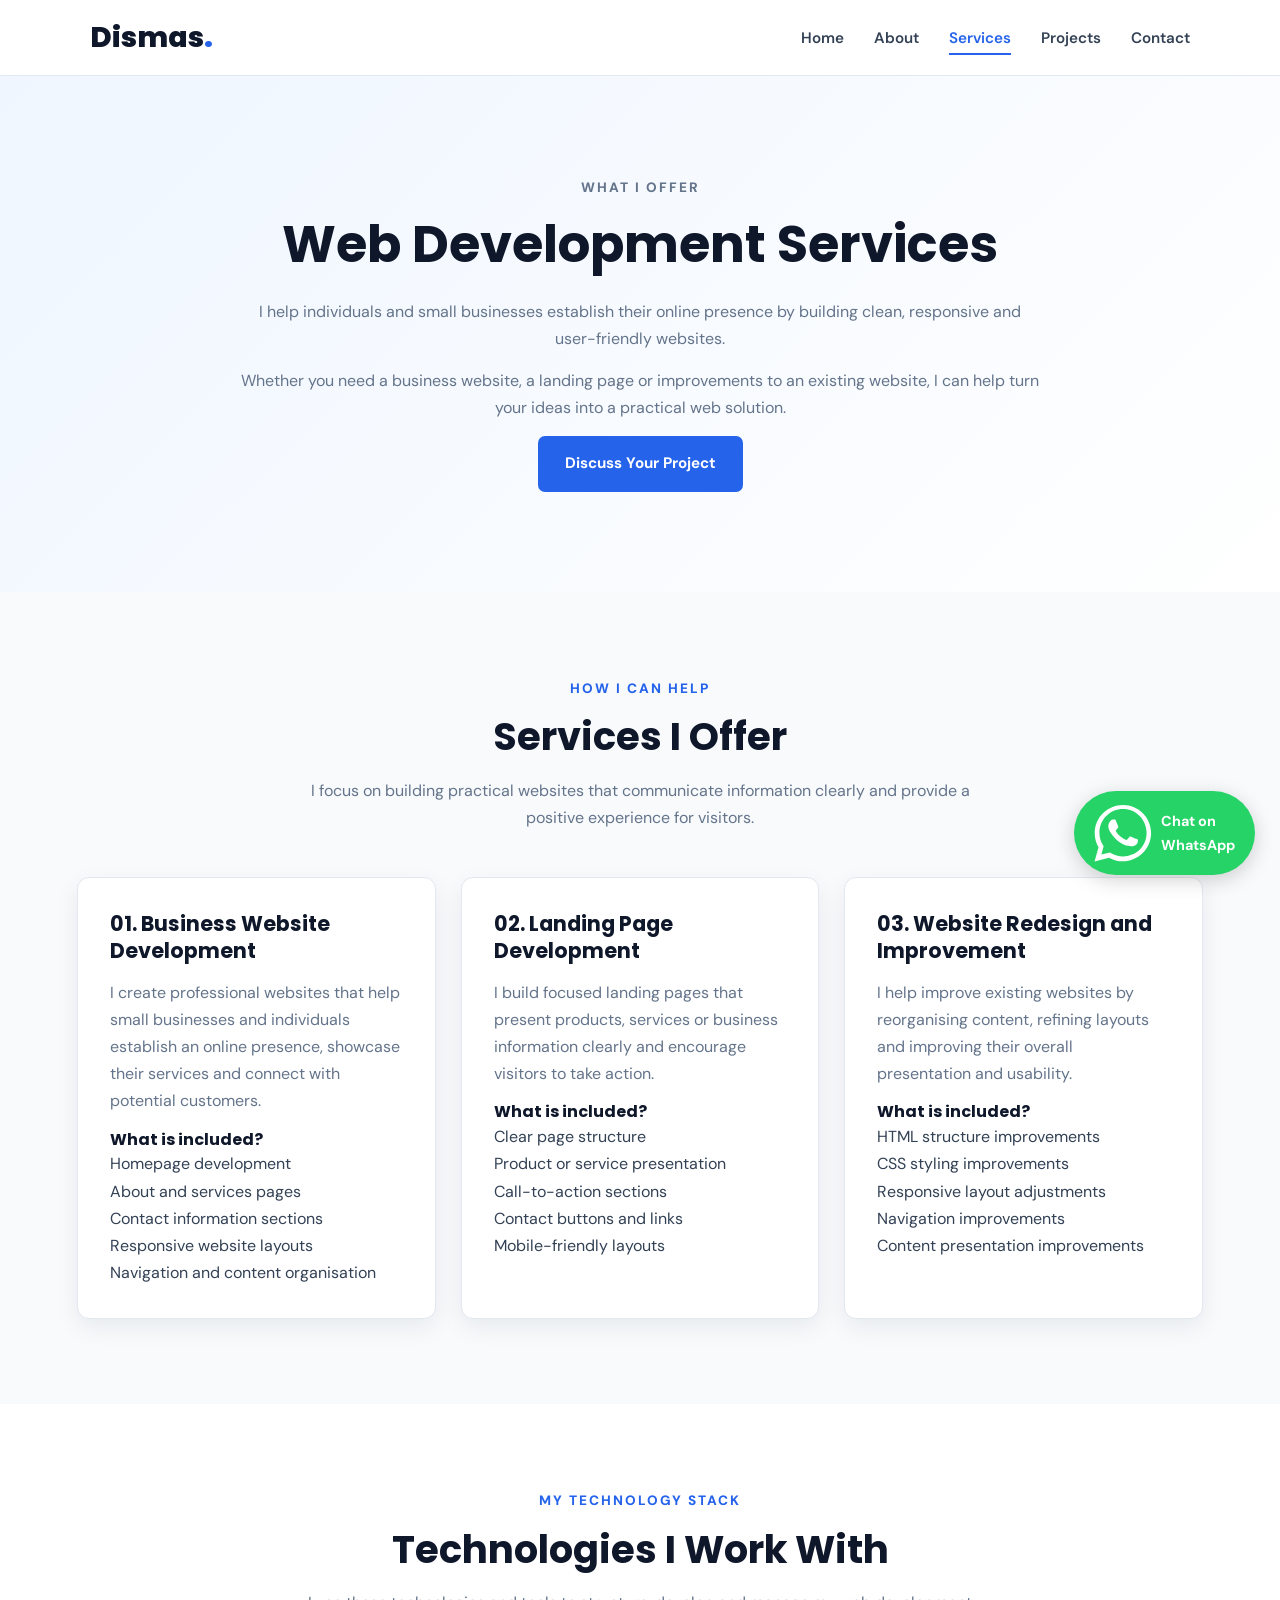
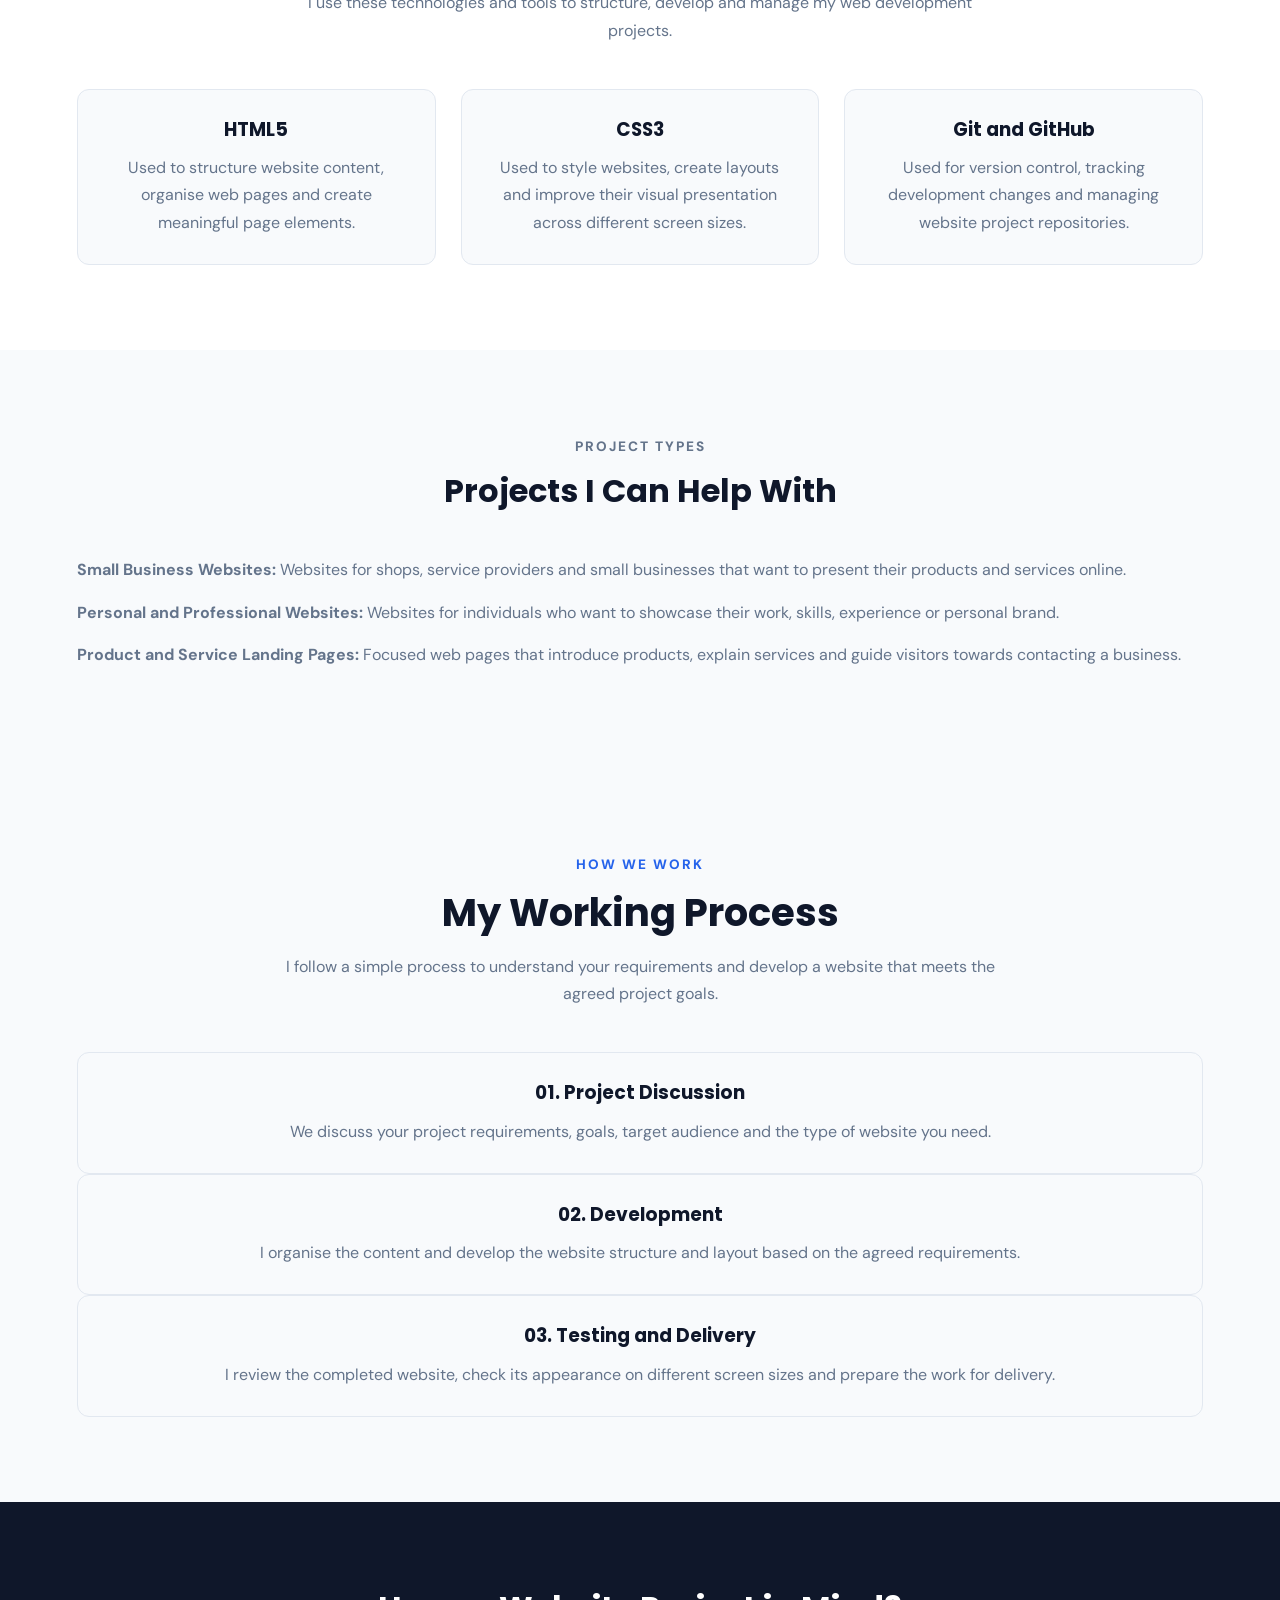
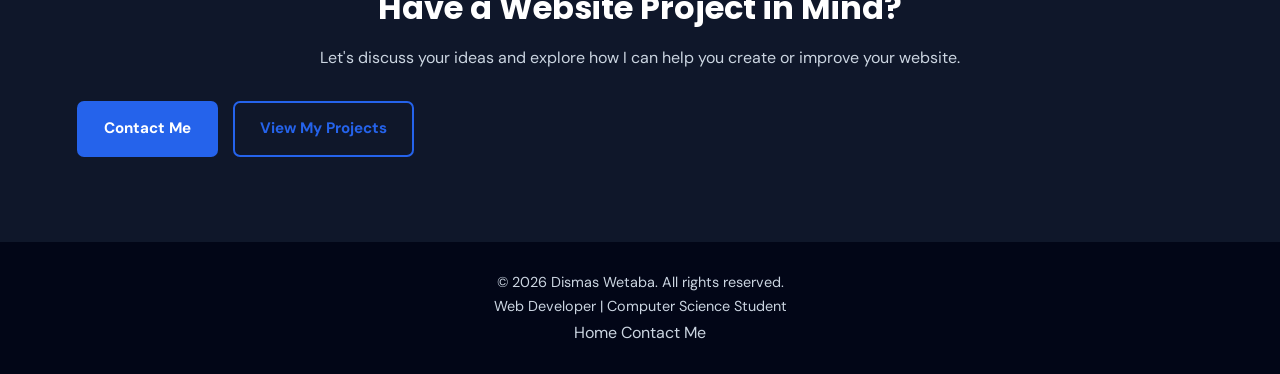
<file: services1.html>
<!DOCTYPE html>
<html lang="en">

<head>
    <meta charset="UTF-8">
    <meta name="viewport" content="width=device-width, initial-scale=1.0">

    <meta name="description"
          content="Explore web development services offered by Dismas Wetaba, including responsive business websites, landing pages and website redesigns.">

    <meta name="author" content="Dismas Wetaba">

    <title>Web Development Services | Dismas Wetaba</title>

    <link rel="stylesheet" href="styles.css">
</head>

<body>

    <!-- Header and Navigation -->
    <header class="header">

        <nav class="navbar" aria-label="Main navigation">

            <a href="index.html" class="logo">Dismas<span>.</span></a>

            <ul class="nav-links">

                <li>
                    <a href="index.html">Home</a>
                </li>

                <li>
                    <a href="about1.html">About</a>
                </li>

                <li>
                    <a href="services1.html"
                       class="active"
                       aria-current="page">
                        Services
                    </a>
                </li>

                <li>
                    <a href="projects1.html">Projects</a>
                </li>

                <li>
                    <a href="contact1.html">Contact</a>
                </li>

            </ul>

        </nav>

    </header>


    <!-- Main Content -->
    <main>

        <!-- Services Introduction -->
        <section class="services-hero"
                 aria-labelledby="services-heading">

            <div class="services-intro">

                <p class="section-subtitle">WHAT I OFFER</p>

                <h1 id="services-heading">
                    Web Development Services
                </h1>

                <p>
                    I help individuals and small businesses establish
                    their online presence by building clean, responsive
                    and user-friendly websites.
                </p>

                <p>
                    Whether you need a business website, a landing page
                    or improvements to an existing website, I can help
                    turn your ideas into a practical web solution.
                </p>

                <a href="contact1.html" class="btn btn-primary">
                    Discuss Your Project
                </a>

            </div>

        </section>


        <!-- Services Offered -->
        <section class="services-section"
                 aria-labelledby="services-list-heading">

            <div class="section-heading">

                <p class="section-subtitle">HOW I CAN HELP</p>

                <h2 id="services-list-heading">Services I Offer</h2>

                <p>
                    I focus on building practical websites that
                    communicate information clearly and provide
                    a positive experience for visitors.
                </p>

            </div>


            <div class="services-container">

                <!-- Service One -->
                <article class="service-card">

                    <h3>01. Business Website Development</h3>

                    <p>
                        I create professional websites that help
                        small businesses and individuals establish
                        an online presence, showcase their services
                        and connect with potential customers.
                    </p>

                    <h4>What is included?</h4>

                    <ul>
                        <li>Homepage development</li>
                        <li>About and services pages</li>
                        <li>Contact information sections</li>
                        <li>Responsive website layouts</li>
                        <li>Navigation and content organisation</li>
                    </ul>

                </article>


                <!-- Service Two -->
                <article class="service-card">

                    <h3>02. Landing Page Development</h3>

                    <p>
                        I build focused landing pages that present
                        products, services or business information
                        clearly and encourage visitors to take action.
                    </p>

                    <h4>What is included?</h4>

                    <ul>
                        <li>Clear page structure</li>
                        <li>Product or service presentation</li>
                        <li>Call-to-action sections</li>
                        <li>Contact buttons and links</li>
                        <li>Mobile-friendly layouts</li>
                    </ul>

                </article>


                <!-- Service Three -->
                <article class="service-card">

                    <h3>03. Website Redesign and Improvement</h3>

                    <p>
                        I help improve existing websites by
                        reorganising content, refining layouts
                        and improving their overall presentation
                        and usability.
                    </p>

                    <h4>What is included?</h4>

                    <ul>
                        <li>HTML structure improvements</li>
                        <li>CSS styling improvements</li>
                        <li>Responsive layout adjustments</li>
                        <li>Navigation improvements</li>
                        <li>Content presentation improvements</li>
                    </ul>

                </article>

            </div>

        </section>


        <!-- Technologies -->
        <section class="technologies-section"
                 aria-labelledby="technologies-heading">

            <div class="section-heading">

                <p class="section-subtitle">MY TECHNOLOGY STACK</p>

                <h2 id="technologies-heading">
                    Technologies I Work With
                </h2>

                <p>
                    I use these technologies and tools to structure,
                    develop and manage my web development projects.
                </p>

            </div>


            <div class="technologies-container">

                <article class="technology-card">

                    <h3>HTML5</h3>

                    <p>
                        Used to structure website content,
                        organise web pages and create
                        meaningful page elements.
                    </p>

                </article>


                <article class="technology-card">

                    <h3>CSS3</h3>

                    <p>
                        Used to style websites, create layouts
                        and improve their visual presentation
                        across different screen sizes.
                    </p>

                </article>


                <article class="technology-card">

                    <h3>Git and GitHub</h3>

                    <p>
                        Used for version control, tracking
                        development changes and managing
                        website project repositories.
                    </p>

                </article>

            </div>

        </section>


        <!-- Suitable Projects -->
        <section class="development-section"
                 aria-labelledby="project-types-heading">

            <div class="section-heading">

                <p class="section-subtitle">PROJECT TYPES</p>

                <h2 id="project-types-heading">
                    Projects I Can Help With
                </h2>

            </div>

            <p>
                <strong>Small Business Websites:</strong>
                Websites for shops, service providers and
                small businesses that want to present their
                products and services online.
            </p>

            <p>
                <strong>Personal and Professional Websites:</strong>
                Websites for individuals who want to showcase
                their work, skills, experience or personal brand.
            </p>

            <p>
                <strong>Product and Service Landing Pages:</strong>
                Focused web pages that introduce products,
                explain services and guide visitors towards
                contacting a business.
            </p>

        </section>


        <!-- Working Process -->
        <section class="working-process"
                 aria-labelledby="process-heading">

            <div class="section-heading">

                <p class="section-subtitle">HOW WE WORK</p>

                <h2 id="process-heading">My Working Process</h2>

                <p>
                    I follow a simple process to understand
                    your requirements and develop a website
                    that meets the agreed project goals.
                </p>

            </div>


            <div class="process-container">

                <article class="process-card">

                    <h3>01. Project Discussion</h3>

                    <p>
                        We discuss your project requirements,
                        goals, target audience and the type
                        of website you need.
                    </p>

                </article>


                <article class="process-card">

                    <h3>02. Development</h3>

                    <p>
                        I organise the content and develop
                        the website structure and layout
                        based on the agreed requirements.
                    </p>

                </article>


                <article class="process-card">

                    <h3>03. Testing and Delivery</h3>

                    <p>
                        I review the completed website,
                        check its appearance on different
                        screen sizes and prepare the work
                        for delivery.
                    </p>

                </article>

            </div>

        </section>


        <!-- Call to Action -->
        <section class="services-cta"
                 aria-labelledby="services-cta-heading">

            <h2 id="services-cta-heading">
                Have a Website Project in Mind?
            </h2>

            <p>
                Let's discuss your ideas and explore how I can
                help you create or improve your website.
            </p>

            <div class="hero-buttons">

                <a href="contact1.html" class="btn btn-primary">
                    Contact Me
                </a>

                <a href="projects1.html" class="btn btn-secondary">
                    View My Projects
                </a>

            </div>

        </section>

    </main>


    <!-- Footer -->
    <footer class="footer">

        <p>&copy; 2026 Dismas Wetaba. All rights reserved.</p>

        <p>Web Developer | Computer Science Student</p>

        <a href="index.html">Home</a>

        <a href="contact1.html">Contact Me</a>

    </footer>


    <!-- Floating WhatsApp Button -->
    <a href="https://wa.me/254704993601?text=Hello%20Dismas%2C%20I%20visited%20your%20portfolio%20and%20would%20like%20to%20discuss%20a%20project."
       class="whatsapp-button"
       target="_blank"
       rel="noopener noreferrer"
       aria-label="Contact Dismas on WhatsApp">

        <svg viewBox="0 0 32 32" aria-hidden="true">
            <path fill="currentColor"
                  d="M16 .5C7.4.5.4 7.4.4 16c0 2.8.7 5.5 2.1 7.9L.3 31.7l8-2.1c2.3 1.3 4.9 2 7.6 2 8.6 0 15.6-7 15.6-15.6S24.6.5 16 .5zm0 28.4c-2.4 0-4.7-.6-6.7-1.9l-.5-.3-4.7 1.2 1.2-4.6-.3-.5c-1.3-2-2-4.4-2-6.8C3 8.6 8.8 2.8 16 2.8S29 8.6 29 16s-5.8 12.9-13 12.9zm7.1-9.7c-.4-.2-2.3-1.1-2.7-1.2-.4-.1-.6-.2-.9.2-.3.4-1 1.2-1.2 1.4-.2.3-.4.3-.8.1-.4-.2-1.7-.6-3.2-2-1.2-1-2-2.3-2.2-2.7-.2-.4 0-.6.2-.8.2-.2.4-.4.6-.7.2-.2.3-.4.4-.6.1-.3.1-.5 0-.7-.1-.2-.9-2.1-1.2-2.9-.3-.8-.7-.7-.9-.7h-.8c-.3 0-.7.1-1.1.5-.4.4-1.4 1.3-1.4 3.2s1.4 3.7 1.6 4c.2.3 2.8 4.3 6.8 6 1 .4 1.8.7 2.4.8 1 .3 1.9.3 2.6.2.8-.1 2.3-.9 2.7-1.8.3-.9.3-1.7.2-1.8-.1-.2-.4-.3-.8-.5z"/>
        </svg>

        <span>Chat on WhatsApp</span>

    </a>
</body>

</html>
</file>
<file: styles.css>
/* =========================================================
   1. GOOGLE FONTS
========================================================= */

@import url('https://fonts.googleapis.com/css2?family=DM+Sans:wght@400;500;600;700;800&family=Poppins:wght@500;600;700;800&display=swap');


/* =========================================================
   2. CSS VARIABLES
========================================================= */

:root {
    --primary-color: #2563eb;
    --primary-dark: #1d4ed8;
    --primary-light: #eff6ff;

    --secondary-color: #0f172a;

    --background-color: #f8fafc;
    --white-color: #ffffff;

    --text-color: #334155;
    --heading-color: #0f172a;
    --muted-color: #64748b;

    --border-color: #e2e8f0;

    --shadow: 0 8px 25px rgba(15, 23, 42, 0.07);
    --shadow-hover: 0 15px 35px rgba(15, 23, 42, 0.12);

    --border-radius: 12px;
    --transition: 0.3s ease;

    --container-width: 1150px;
}


/* =========================================================
   3. GLOBAL RESET
========================================================= */

* {
    margin: 0;
    padding: 0;
    box-sizing: border-box;
}

html {
    scroll-behavior: smooth;
    scroll-padding-top: 100px;
}

body {
    font-family: 'DM Sans', sans-serif;
    background-color: var(--background-color);
    color: var(--text-color);
    line-height: 1.7;
    font-size: 16px;
    overflow-x: hidden;
}

img {
    max-width: 100%;
    display: block;
}

a {
    text-decoration: none;
    color: inherit;
}

ul {
    list-style: none;
}

button,
input,
textarea,
select {
    font: inherit;
}

button,
a {
    -webkit-tap-highlight-color: transparent;
}

h1,
h2,
h3,
h4 {
    font-family: 'Poppins', sans-serif;
    color: var(--heading-color);
    line-height: 1.3;
}

p {
    margin-bottom: 15px;
}

section {
    padding: 85px 6%;
}

::selection {
    background-color: var(--primary-color);
    color: var(--white-color);
}


/* =========================================================
   4. REUSABLE CONTAINER AND SECTION HEADINGS
========================================================= */

.container {
    width: min(100% - 12%, var(--container-width));
    margin-inline: auto;
}

.section-heading {
    max-width: 720px;
    margin: 0 auto 45px;
    text-align: center;
}

.section-heading h2 {
    font-size: clamp(1.8rem, 3vw, 2.5rem);
    margin-bottom: 15px;
}

.section-heading > p:last-child {
    color: var(--muted-color);
}

.section-subtitle {
    color: var(--primary-color);
    font-size: 0.85rem;
    font-weight: 800;
    letter-spacing: 2px;
    margin-bottom: 12px;
    text-transform: uppercase;
}


/* =========================================================
   5. HEADER AND NAVIGATION
========================================================= */

.header {
    width: 100%;
    min-height: 75px;
    background-color: var(--white-color);
    border-bottom: 1px solid var(--border-color);

    position: sticky;
    top: 0;
    z-index: 1000;
}

.navbar {
    max-width: var(--container-width);
    min-height: 75px;
    margin: auto;
    padding: 12px 25px;

    display: flex;
    align-items: center;
    justify-content: space-between;
    gap: 25px;
}

.logo {
    font-family: 'Poppins', sans-serif;
    font-size: 1.8rem;
    font-weight: 800;
    color: var(--secondary-color);
    white-space: nowrap;
}

.logo span {
    color: var(--primary-color);
}

.nav-links {
    display: flex;
    align-items: center;
    gap: 30px;
}

.nav-links a {
    color: var(--text-color);
    font-size: 0.95rem;
    font-weight: 600;
    transition: var(--transition);
    position: relative;
}

.nav-links a:hover,
.nav-links a.active {
    color: var(--primary-color);
}

.nav-links a::after {
    content: "";
    position: absolute;
    width: 0;
    height: 2px;
    left: 0;
    bottom: -7px;
    background-color: var(--primary-color);
    transition: var(--transition);
}

.nav-links a:hover::after,
.nav-links a.active::after {
    width: 100%;
}


/* =========================================================
   6. REUSABLE BUTTONS
========================================================= */

.btn {
    display: inline-flex;
    align-items: center;
    justify-content: center;
    gap: 8px;

    padding: 13px 25px;
    border-radius: 7px;

    font-weight: 700;
    font-size: 0.95rem;

    border: 2px solid transparent;
    cursor: pointer;

    transition: var(--transition);
}

.btn-primary {
    background-color: var(--primary-color);
    color: var(--white-color);
}

.btn-primary:hover {
    background-color: var(--primary-dark);
    transform: translateY(-3px);
    box-shadow: var(--shadow);
}

.btn-secondary {
    background-color: transparent;
    color: var(--primary-color);
    border-color: var(--primary-color);
}

.btn-secondary:hover {
    background-color: var(--primary-color);
    color: var(--white-color);
    transform: translateY(-3px);
}


/* =========================================================
   7. HOME PAGE
========================================================= */

.hero,
.home-hero {
    min-height: 570px;
    padding: 100px 6%;

    display: flex;
    align-items: center;
    justify-content: center;

    background:
        linear-gradient(135deg, #eff6ff 0%, #f8fafc 60%, #ffffff 100%);
}

.hero-content,
.home-hero-content {
    max-width: var(--container-width);
    width: 100%;
    margin: auto;
}

.hero-content h1,
.home-hero-content h1,
.hero h1 {
    max-width: 850px;
    font-size: clamp(2.4rem, 5vw, 4.2rem);
    font-weight: 800;
    margin-bottom: 20px;
}

.hero-content p,
.home-hero-content p,
.hero > p {
    max-width: 650px;
    font-size: 1.1rem;
    color: var(--muted-color);
}

.hero-buttons {
    display: flex;
    flex-wrap: wrap;
    gap: 15px;
    margin-top: 30px;
}

/* Optional homepage image styling */

.hero-image,
.home-hero-image {
    max-width: 400px;
    border-radius: 20px;
    overflow: hidden;
    box-shadow: var(--shadow);
}

.hero-image img,
.home-hero-image img {
    width: 100%;
    height: 100%;
    object-fit: cover;
}


/* =========================================================
   8. ABOUT PAGE
========================================================= */

.about-hero {
    background: linear-gradient(135deg, #eff6ff, #ffffff);
    text-align: center;
    padding: 100px 6%;
}

.about-hero h1 {
    font-size: clamp(2.3rem, 4vw, 3.5rem);
    margin-bottom: 20px;
}

.about-hero p {
    max-width: 750px;
    margin: 0 auto 15px;
    color: var(--muted-color);
}

/* Do not restrict section width.
   These sections should have full-width backgrounds. */

.education-section,
.development-section,
.approach-section,
.skills-section {
    width: 100%;
    margin: 0;
}

.education-section {
    background-color: var(--white-color);
}

.development-section {
    background-color: var(--background-color);
}

.approach-section {
    background-color: var(--white-color);
}

.skills-section {
    background-color: var(--background-color);
}

.education-section h2,
.development-section h2,
.approach-section h2,
.skills-section h2 {
    margin-bottom: 25px;
    font-size: clamp(1.7rem, 3vw, 2rem);
}

.education-section p,
.development-section p {
    color: var(--muted-color);
}

.approach-container,
.skills-container,
.education-container {
    max-width: var(--container-width);
    margin: 30px auto 0;

    display: grid;
    grid-template-columns: repeat(3, minmax(0, 1fr));
    gap: 25px;
}

.approach-card,
.skill-card,
.education-card {
    padding: 28px;
    background-color: var(--white-color);
    border: 1px solid var(--border-color);
    border-radius: var(--border-radius);
    box-shadow: var(--shadow);
    transition: var(--transition);
}

.approach-card:hover,
.skill-card:hover,
.education-card:hover {
    transform: translateY(-6px);
    box-shadow: var(--shadow-hover);
}

.approach-card h3,
.skill-card h3,
.education-card h3 {
    margin-bottom: 12px;
    font-size: 1.2rem;
}

.approach-card p,
.skill-card p,
.education-card p {
    color: var(--muted-color);
    margin-bottom: 0;
}


/* =========================================================
   9. SERVICES PAGE
========================================================= */

.services-hero {
    background: linear-gradient(135deg, #eff6ff, #ffffff);
    text-align: center;
    padding: 100px 6%;
}

.services-intro {
    max-width: 800px;
    margin: auto;
}

.services-intro h1 {
    font-size: clamp(2.3rem, 4vw, 3.5rem);
    margin-bottom: 20px;
}

.services-intro p {
    color: var(--muted-color);
}

.services-section {
    background-color: var(--background-color);
}

.services-container {
    max-width: var(--container-width);
    margin: auto;

    display: grid;
    grid-template-columns: repeat(3, minmax(0, 1fr));
    gap: 25px;
}

.service-card {
    background-color: var(--white-color);
    padding: 32px;
    border: 1px solid var(--border-color);
    border-radius: var(--border-radius);
    box-shadow: var(--shadow);

    transition: var(--transition);
}

.service-card:hover {
    transform: translateY(-7px);
    box-shadow: var(--shadow-hover);
    border-color: var(--primary-color);
}

.service-card h3 {
    font-size: 1.3rem;
    margin-bottom: 15px;
}

.service-card p {
    color: var(--muted-color);
}

.technologies-section {
    background-color: var(--white-color);
}

.technologies-section,
.working-process {
    text-align: center;
}

.technologies-container,
.working-process-container {
    max-width: var(--container-width);
    margin: 35px auto 0;

    display: grid;
    grid-template-columns: repeat(3, minmax(0, 1fr));
    gap: 25px;
}

.technology-card,
.process-card {
    padding: 28px;
    background-color: var(--background-color);
    border-radius: var(--border-radius);
    border: 1px solid var(--border-color);
    transition: var(--transition);
}

.technology-card:hover,
.process-card:hover {
    transform: translateY(-5px);
    box-shadow: var(--shadow);
}

.technology-card h3,
.process-card h3 {
    margin-bottom: 12px;
}

.technology-card p,
.process-card p {
    color: var(--muted-color);
    margin-bottom: 0;
}

.working-process {
    background-color: var(--background-color);
}

.services-cta {
    text-align: center;
    background-color: var(--secondary-color);
    color: var(--white-color);
}

.services-cta h2 {
    color: var(--white-color);
    font-size: 2rem;
    margin-bottom: 15px;
}

.services-cta p {
    max-width: 650px;
    margin: 0 auto 25px;
    color: #cbd5e1;
}


/* =========================================================
   10. PROJECTS PAGE
========================================================= */

.projects-hero {
    background: linear-gradient(135deg, #eff6ff, #ffffff);
    text-align: center;
    padding: 100px 6%;
}

.projects-intro {
    max-width: 800px;
    margin: auto;
}

.projects-intro h1 {
    font-size: clamp(2.3rem, 4vw, 3.5rem);
    margin-bottom: 20px;
}

.projects-intro p {
    color: var(--muted-color);
}

.projects-intro .btn {
    margin-top: 15px;
}

.projects-section {
    background-color: var(--background-color);
}

.projects-container {
    max-width: var(--container-width);
    margin: auto;

    display: grid;
    grid-template-columns: repeat(3, minmax(0, 1fr));
    gap: 25px;
}

.project-card {
    min-width: 0;
    background-color: var(--white-color);
    border: 1px solid var(--border-color);
    border-radius: var(--border-radius);
    overflow: hidden;

    display: flex;
    flex-direction: column;

    box-shadow: var(--shadow);
    transition: var(--transition);
}

.project-card:hover {
    transform: translateY(-7px);
    box-shadow: var(--shadow-hover);
}

.project-image {
    width: 100%;
    height: 210px;
    overflow: hidden;
    background-color: var(--primary-light);
}

.project-image img {
    width: 100%;
    height: 100%;
    object-fit: cover;
    transition: transform 0.5s ease;
}

.project-card:hover .project-image img {
    transform: scale(1.05);
}

.project-content {
    padding: 25px;

    display: flex;
    flex-direction: column;
    flex: 1;
}

.project-category {
    color: var(--primary-color);
    font-size: 0.78rem;
    font-weight: 800;
    letter-spacing: 1px;
}

.project-content h3 {
    font-size: 1.3rem;
    margin-bottom: 15px;
}

.project-content > p:not(.project-category) {
    color: var(--muted-color);
    font-size: 0.95rem;
}

.project-technologies {
    display: flex;
    flex-wrap: wrap;
    gap: 8px;
    margin: 10px 0 20px;
}

.project-technologies span {
    padding: 6px 12px;
    border-radius: 20px;

    background-color: var(--primary-light);
    color: var(--primary-dark);

    font-size: 0.78rem;
    font-weight: 700;
}

.project-links {
    margin-top: auto;
    padding-top: 10px;
}

.project-links a {
    color: var(--primary-color);
    font-weight: 700;
    display: inline-block;
    transition: var(--transition);
}

.project-links a:hover {
    color: var(--primary-dark);
    text-decoration: underline;
}

.project-skills {
    background-color: var(--white-color);
}

.project-skills-container {
    max-width: var(--container-width);
    margin: auto;

    display: grid;
    grid-template-columns: repeat(3, minmax(0, 1fr));
    gap: 25px;
}

.project-skill-card {
    padding: 30px;
    background-color: var(--background-color);
    border: 1px solid var(--border-color);
    border-radius: var(--border-radius);
    transition: var(--transition);
}

.project-skill-card:hover {
    transform: translateY(-5px);
    box-shadow: var(--shadow);
}

.project-skill-card h3 {
    margin-bottom: 12px;
}

.project-skill-card p {
    color: var(--muted-color);
    margin-bottom: 0;
}

.projects-cta {
    text-align: center;
    background-color: var(--secondary-color);
    color: var(--white-color);
}

.projects-cta h2 {
    color: var(--white-color);
    font-size: 2rem;
    margin-bottom: 15px;
}

.projects-cta p {
    max-width: 650px;
    margin: 0 auto 25px;
    color: #cbd5e1;
}

.projects-cta .hero-buttons {
    justify-content: center;
}


/* =========================================================
   11. CONTACT PAGE
========================================================= */

.contact-hero {
    text-align: center;
    background: linear-gradient(135deg, #eff6ff, #ffffff);
    padding: 100px 6%;
}

.contact-intro {
    max-width: 800px;
    margin: auto;
}

.contact-hero h1 {
    font-size: clamp(2.3rem, 4vw, 3.5rem);
    margin-bottom: 20px;
}

.contact-hero p {
    max-width: 700px;
    margin: 0 auto 15px;
    color: var(--muted-color);
}

.contact-section {
    background-color: var(--background-color);
}

.contact-container {
    max-width: var(--container-width);
    margin: auto;

    display: grid;
    grid-template-columns: 1fr 1.3fr;
    gap: 40px;
}

.contact-info,
.contact-form {
    background-color: var(--white-color);
    padding: 35px;
    border-radius: var(--border-radius);
    border: 1px solid var(--border-color);
    box-shadow: var(--shadow);
}

.contact-info h2,
.contact-form h2 {
    margin-bottom: 20px;
}

.contact-info p {
    color: var(--muted-color);
}

/* Individual contact details */

.contact-item {
    margin-bottom: 22px;
}

.contact-item h3 {
    font-size: 1rem;
    margin-bottom: 5px;
}

.contact-item a {
    color: var(--primary-color);
    font-weight: 600;
    overflow-wrap: anywhere;
}

.contact-item a:hover {
    text-decoration: underline;
}

.contact-form form {
    display: flex;
    flex-direction: column;
    gap: 15px;
}

.contact-form label {
    font-weight: 600;
    color: var(--heading-color);
}

.contact-form input,
.contact-form textarea,
.contact-form select {
    width: 100%;
    padding: 13px 15px;

    border: 1px solid var(--border-color);
    border-radius: 7px;

    outline: none;
    background-color: var(--background-color);
    color: var(--heading-color);

    transition: var(--transition);
}

.contact-form input:focus,
.contact-form textarea:focus,
.contact-form select:focus {
    border-color: var(--primary-color);
    box-shadow: 0 0 0 3px rgba(37, 99, 235, 0.12);
}

.contact-form textarea {
    min-height: 150px;
    resize: vertical;
}

.contact-form select {
    cursor: pointer;
}

.contact-form button {
    align-self: flex-start;
}

.form-note {
    font-size: 0.85rem;
    color: var(--muted-color);
    margin-top: 12px;
}

.contact-cta {
    text-align: center;
    background-color: var(--secondary-color);
    color: var(--white-color);
}

.contact-cta h2 {
    color: var(--white-color);
}

.contact-cta p {
    color: #cbd5e1;
}


/* =========================================================
   12. WHATSAPP FLOATING BUTTON
========================================================= */

.whatsapp-button {
    position: fixed;
    right: 25px;
    bottom: 25px;
    z-index: 2000;

    display: inline-flex;
    align-items: center;
    justify-content: center;
    gap: 9px;

    padding: 13px 20px;

    background-color: #25D366;
    color: #ffffff;

    font-size: 0.9rem;
    font-weight: 700;

    border-radius: 50px;
    box-shadow: 0 5px 20px rgba(0, 0, 0, 0.18);

    transition: var(--transition);
}

.whatsapp-button span:first-child {
    font-size: 1.25rem;
}

.whatsapp-button:hover {
    background-color: #128C7E;
    color: #ffffff;
    transform: translateY(-4px);
    box-shadow: var(--shadow-hover);
}


/* =========================================================
   13. FOOTER
========================================================= */

.footer {
    background-color: #020617;
    color: #cbd5e1;
    text-align: center;
    padding: 28px 6%;
}

.footer p {
    margin-bottom: 0;
    font-size: 0.9rem;
}


/* =========================================================
   14. ACCESSIBILITY AND INTERACTION
========================================================= */

a:focus-visible,
button:focus-visible,
input:focus-visible,
textarea:focus-visible,
select:focus-visible {
    outline: 3px solid var(--primary-color);
    outline-offset: 4px;
}

@media (prefers-reduced-motion: reduce) {

    *,
    *::before,
    *::after {
        scroll-behavior: auto !important;
        transition-duration: 0.01ms !important;
        animation-duration: 0.01ms !important;
        animation-iteration-count: 1 !important;
    }

}


/* =========================================================
   15. TABLET RESPONSIVENESS
========================================================= */

@media (max-width: 900px) {

    section {
        padding: 70px 5%;
    }

    .navbar {
        padding-inline: 20px;
        gap: 18px;
    }

    .nav-links {
        justify-content: center;
        flex-wrap: wrap;
        gap: 15px 20px;
    }

    .projects-container,
    .services-container,
    .approach-container,
    .skills-container,
    .education-container,
    .project-skills-container,
    .technologies-container,
    .working-process-container {
        grid-template-columns: repeat(2, minmax(0, 1fr));
    }

    .contact-container {
        grid-template-columns: 1fr;
    }

    .hero,
    .home-hero {
        min-height: 500px;
    }

}


/* =========================================================
   16. MOBILE RESPONSIVENESS
========================================================= */

@media (max-width: 600px) {

    body {
        font-size: 15px;
    }

    section {
        padding: 55px 5%;
    }

    .navbar {
        padding: 12px 15px;
        flex-direction: column;
        gap: 12px;
    }

    .logo {
        font-size: 1.6rem;
    }

    .nav-links {
        width: 100%;
        justify-content: center;
        flex-wrap: wrap;
        gap: 10px 16px;
    }

    .nav-links a {
        font-size: 0.85rem;
    }

    .nav-links a::after {
        bottom: -4px;
    }

    .hero,
    .home-hero {
        min-height: auto;
        padding: 75px 5%;
        text-align: center;
    }

    .hero-content h1,
    .home-hero-content h1,
    .hero h1 {
        font-size: 2.25rem;
    }

    .hero-content p,
    .home-hero-content p {
        font-size: 1rem;
    }

    .hero-buttons {
        justify-content: center;
        flex-direction: column;
        align-items: stretch;
    }

    .btn {
        width: 100%;
        text-align: center;
    }

    .about-hero,
    .services-hero,
    .projects-hero,
    .contact-hero {
        padding: 70px 5%;
    }

    .about-hero h1,
    .services-intro h1,
    .projects-intro h1,
    .contact-hero h1 {
        font-size: 2.2rem;
    }

    .projects-container,
    .services-container,
    .approach-container,
    .skills-container,
    .education-container,
    .project-skills-container,
    .technologies-container,
    .working-process-container {
        grid-template-columns: 1fr;
    }

    .project-image {
        height: 220px;
    }

    .project-content,
    .service-card,
    .approach-card,
    .skill-card,
    .education-card,
    .project-skill-card {
        padding: 23px;
    }

    .section-heading {
        margin-bottom: 30px;
    }

    .section-heading h2 {
        font-size: 1.75rem;
    }

    .projects-cta h2,
    .services-cta h2 {
        font-size: 1.65rem;
    }

    .projects-cta .hero-buttons {
        flex-direction: column;
    }

    .contact-info,
    .contact-form {
        padding: 23px;
    }

    .contact-form button {
        width: 100%;
    }

    .whatsapp-button {
        right: 15px;
        bottom: 15px;
        padding: 12px 16px;
        font-size: 0.82rem;
    }

    .footer {
        padding: 25px 5%;
    }

}


/* =========================================================
   17. SMALL MOBILE DEVICES
========================================================= */

@media (max-width: 380px) {

    .nav-links {
        gap: 9px 12px;
    }

    .nav-links a {
        font-size: 0.78rem;
    }

    .logo {
        font-size: 1.4rem;
    }

    .hero-content h1,
    .home-hero-content h1,
    .hero h1 {
        font-size: 1.9rem;
    }

    .about-hero h1,
    .services-intro h1,
    .projects-intro h1,
    .contact-hero h1 {
        font-size: 1.9rem;
    }

    .whatsapp-button {
        right: 12px;
        bottom: 12px;
    }

}
@media (max-width: 768px) {

.hero {
    flex-direction: column;
    text-align: center;
    gap: 30px;
    padding: 40px 20px;
}

.hero-content {
    width: 100%;
}

.hero-image {
    width: 85%;
    max-width: 320px;
    margin: 0 auto;
}

.hero-image img {
    width: 100%;
    height: auto;
    aspect-ratio: 4 / 5;
    object-fit: cover;
}

.hero-buttons {
    justify-content: center;
    flex-wrap: wrap;
}

}

/* SMALL PHONES */

@media (max-width: 480px) {

.hero {
    padding: 30px 15px;
}

.hero-image {
    width: 90%;
    max-width: 300px;
}

.hero-content h1 {
    font-size: 2rem;
}

}
</file>
